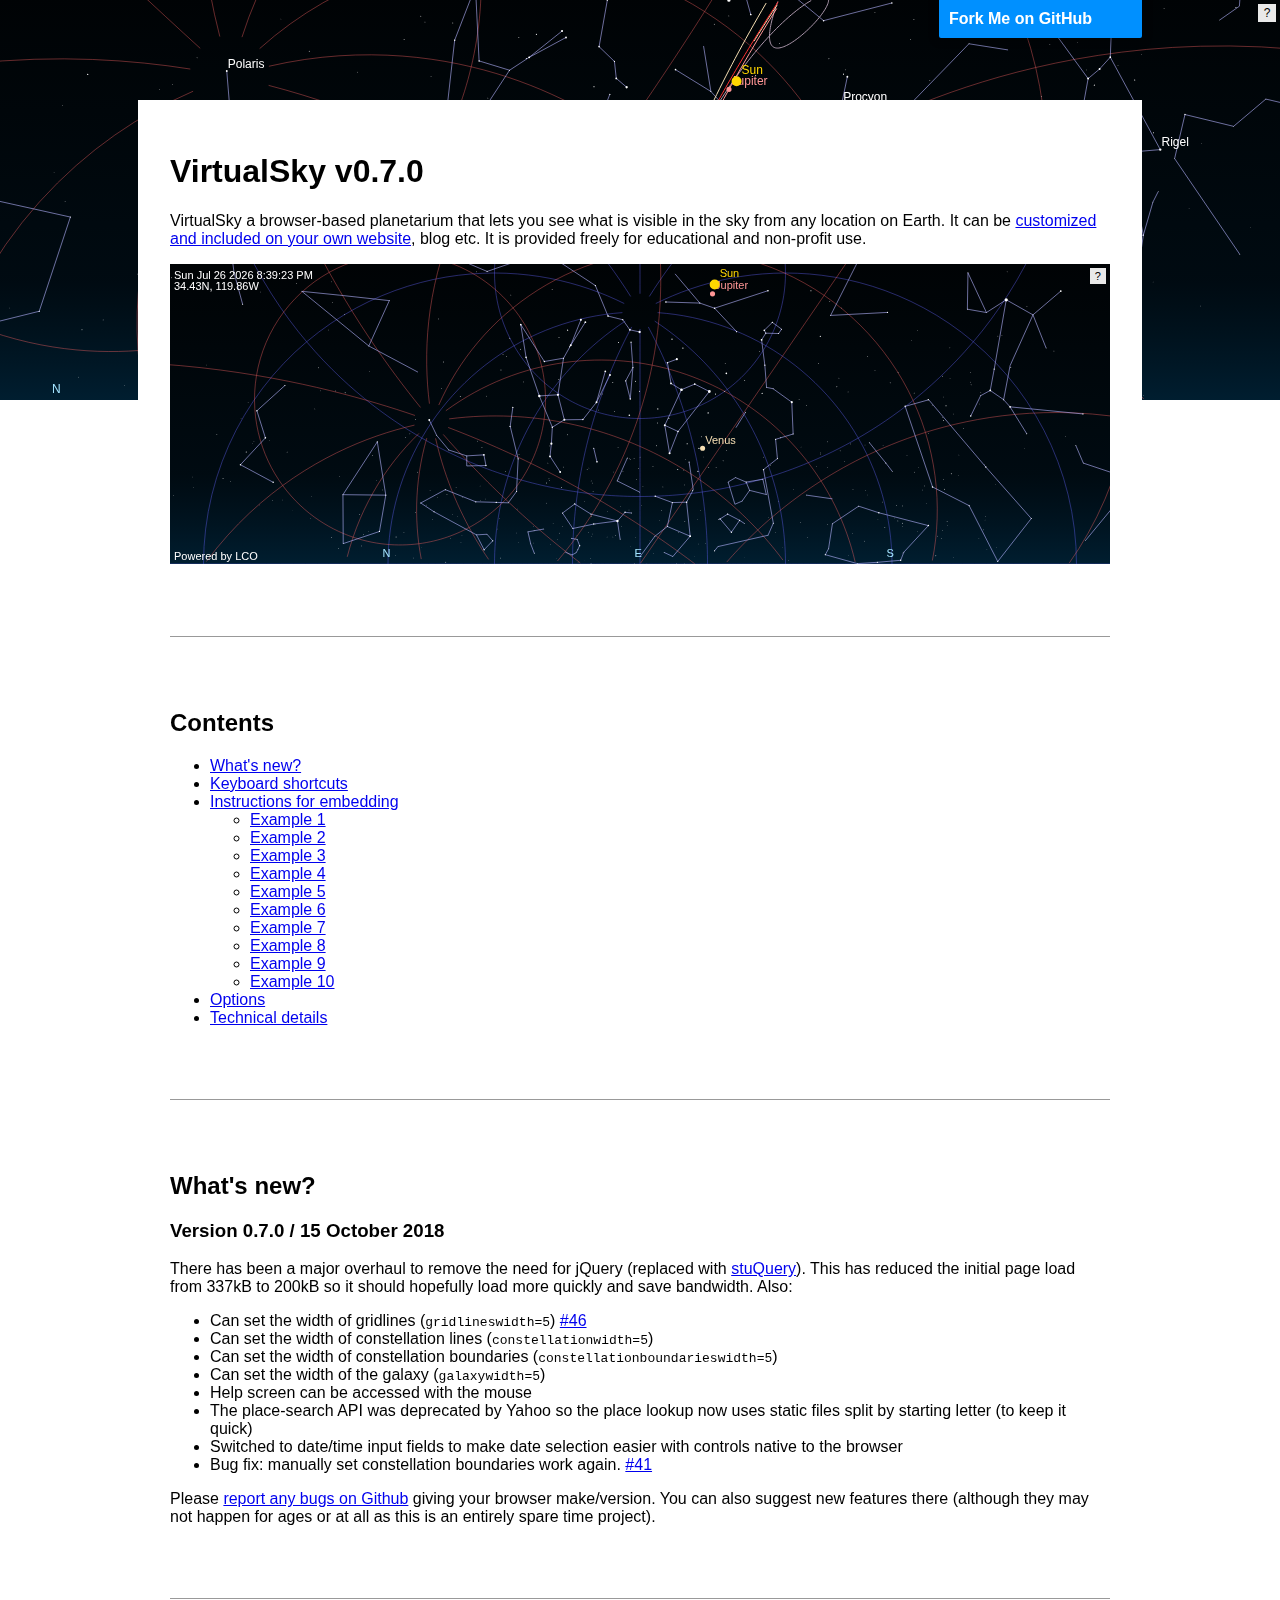
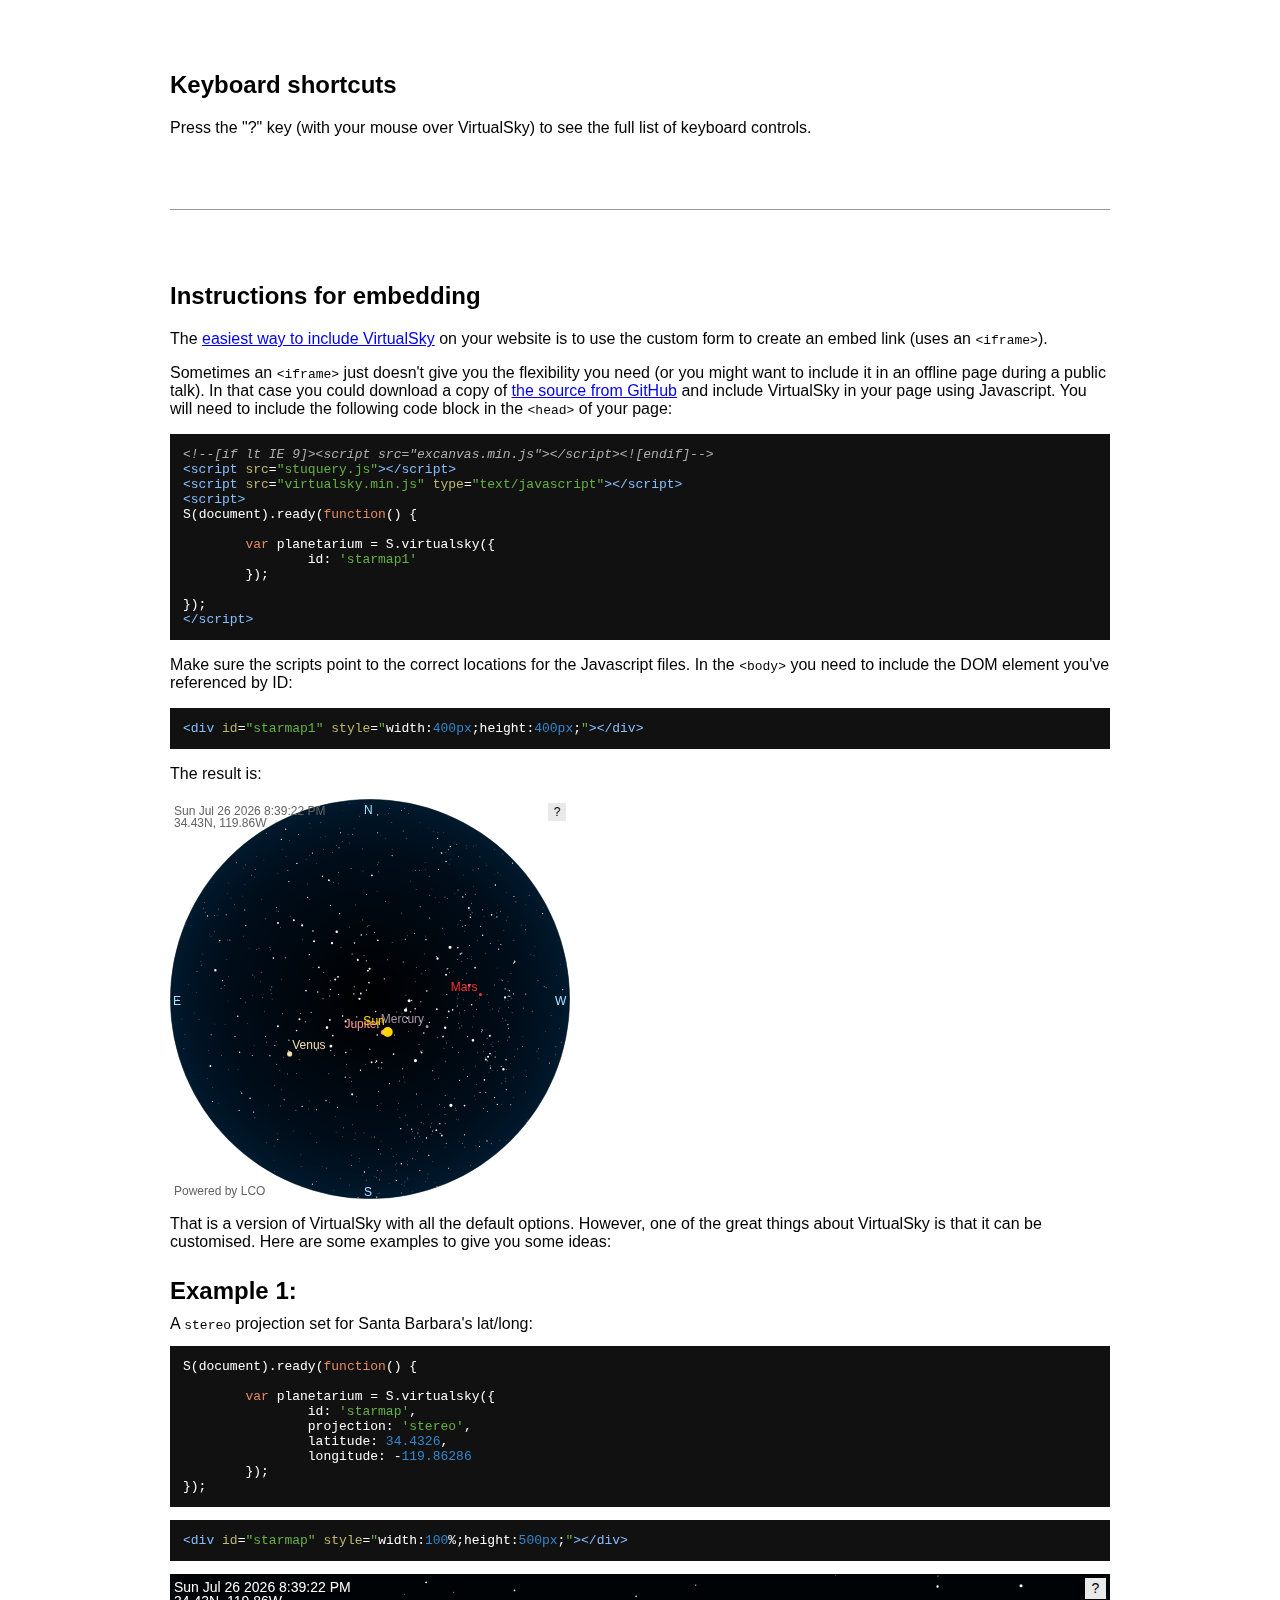
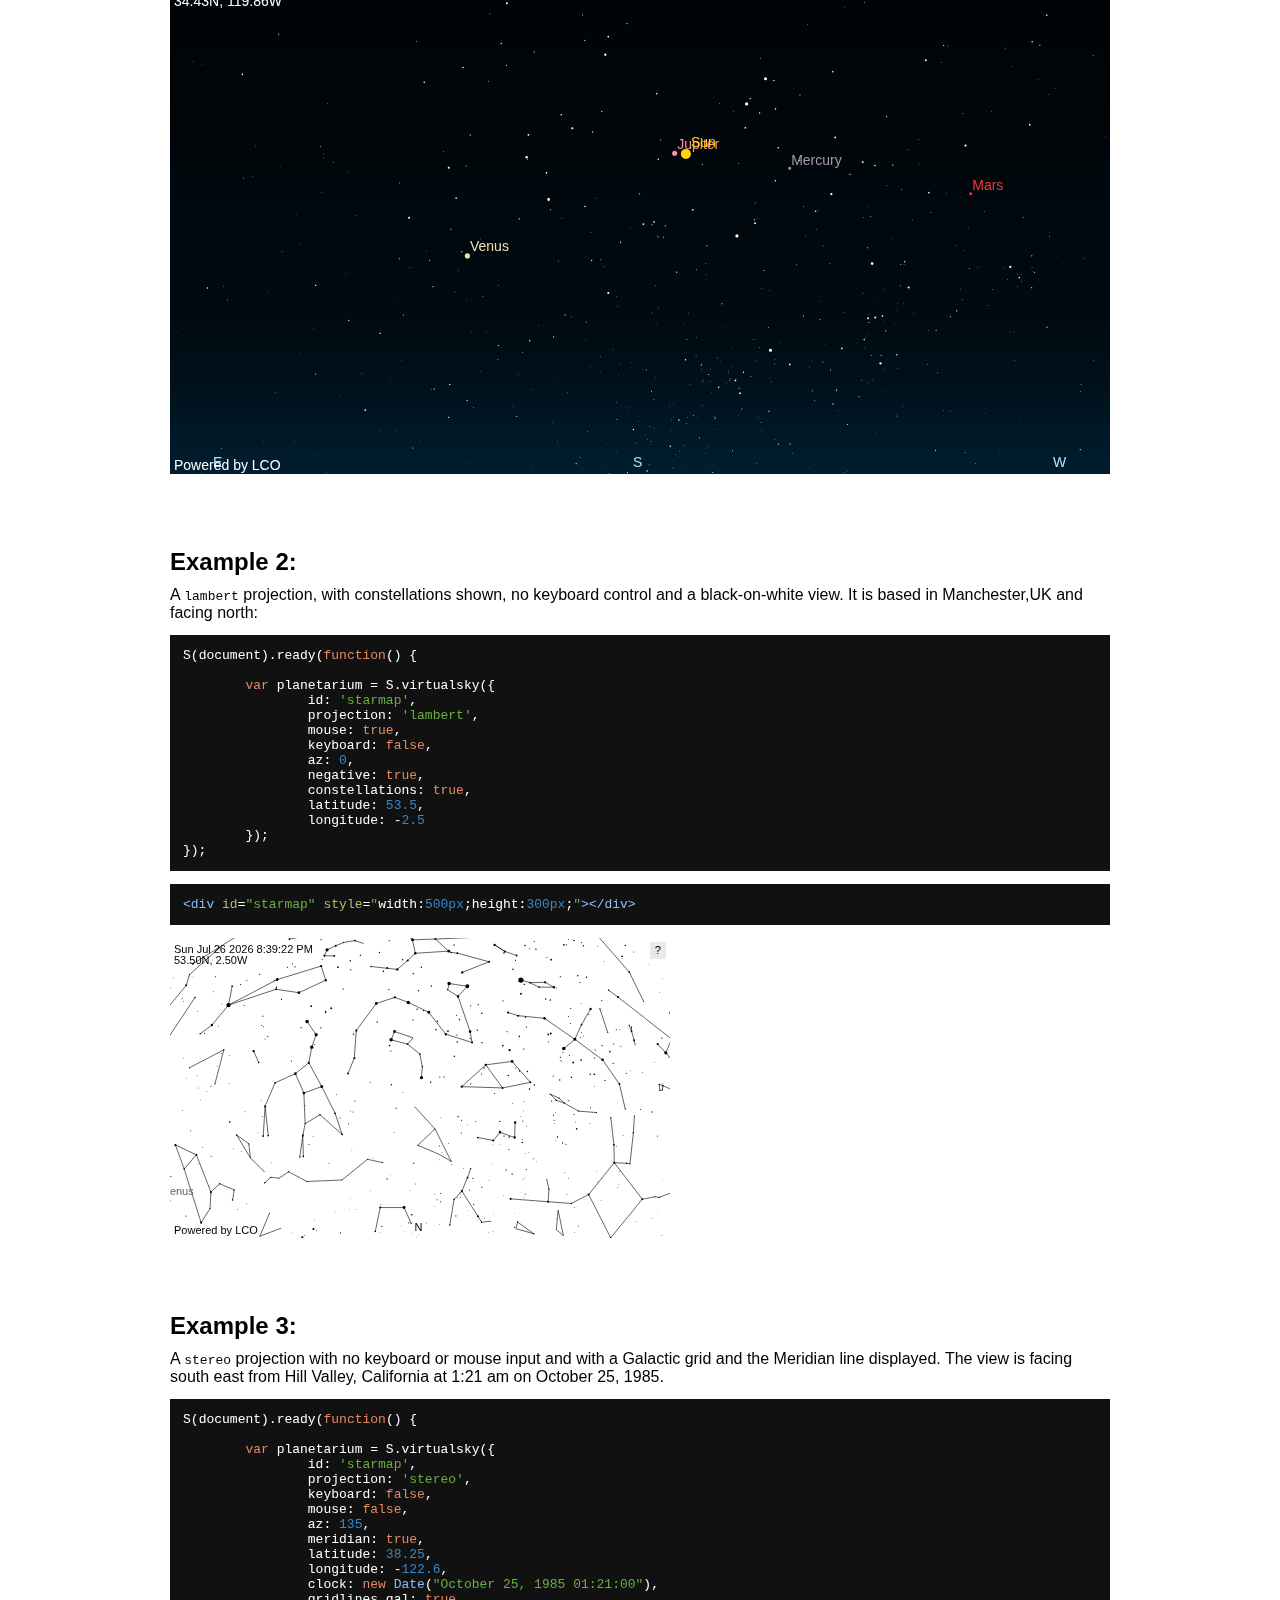
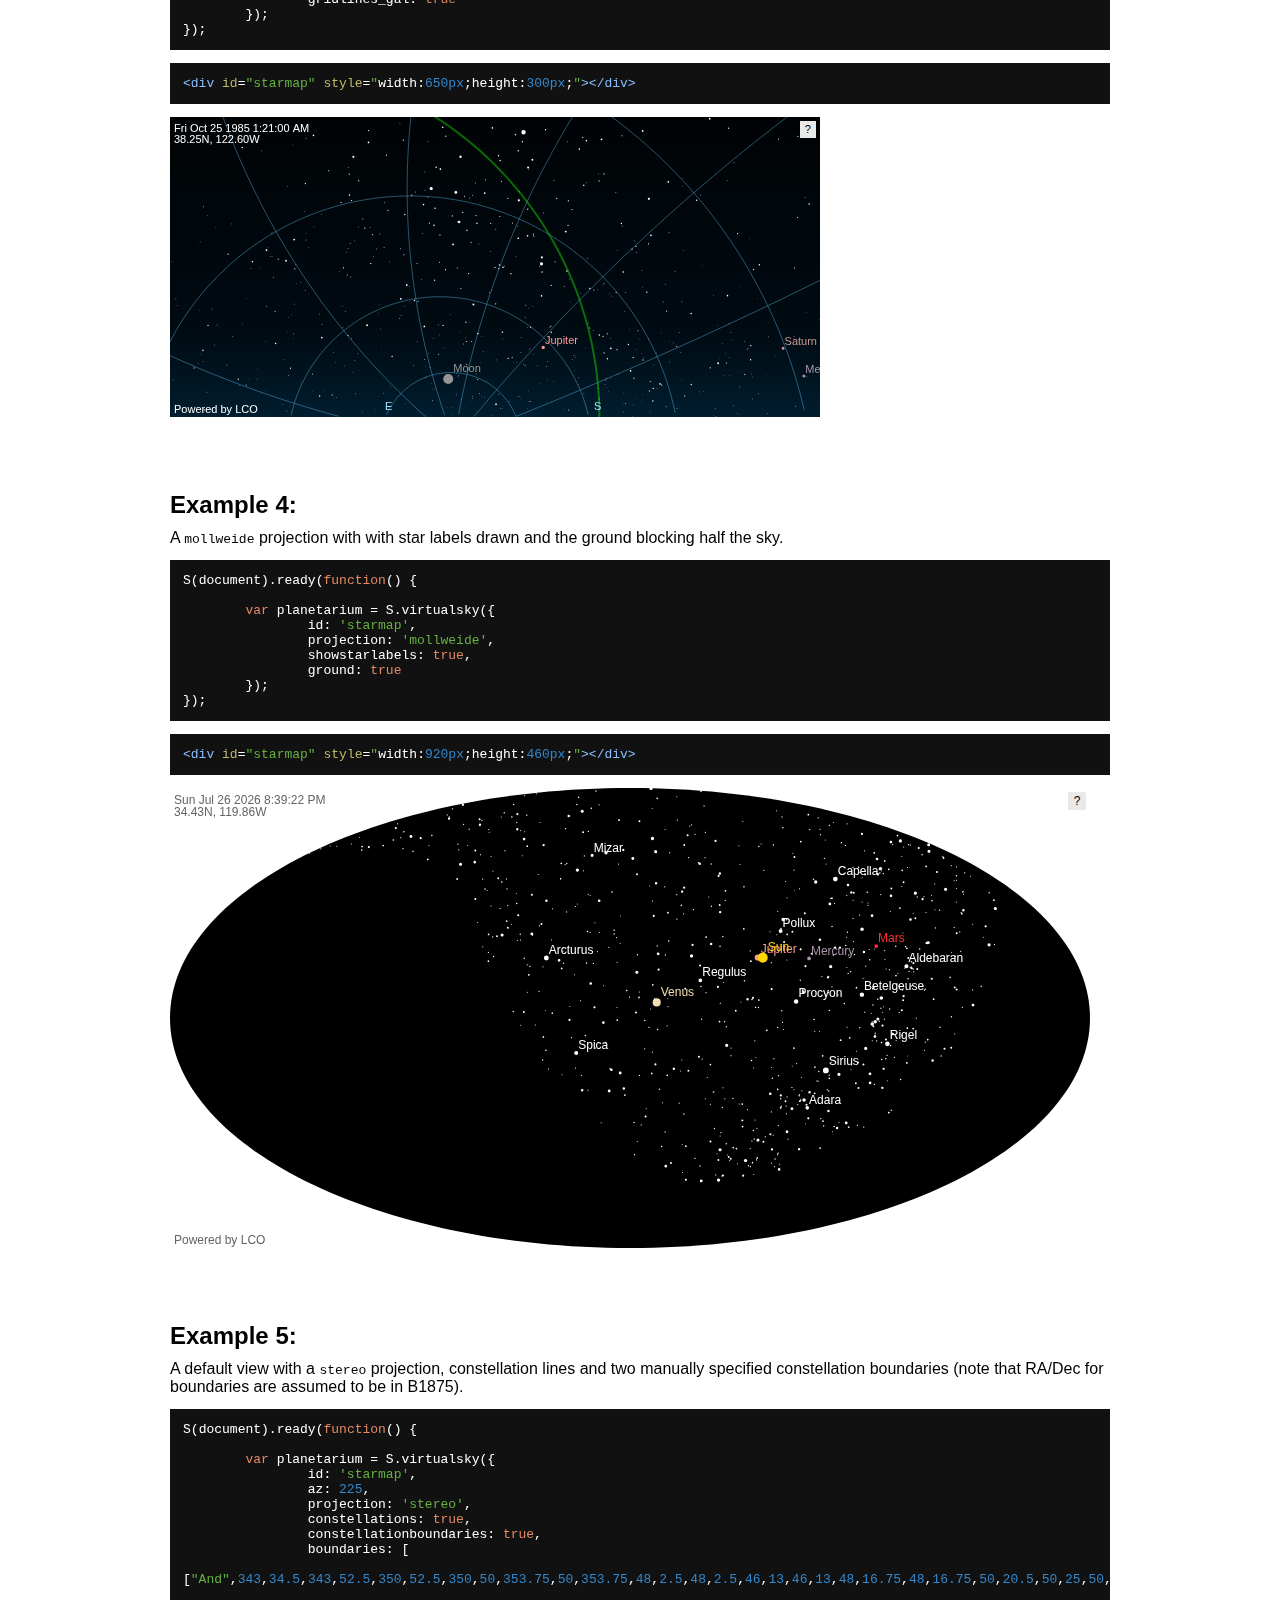
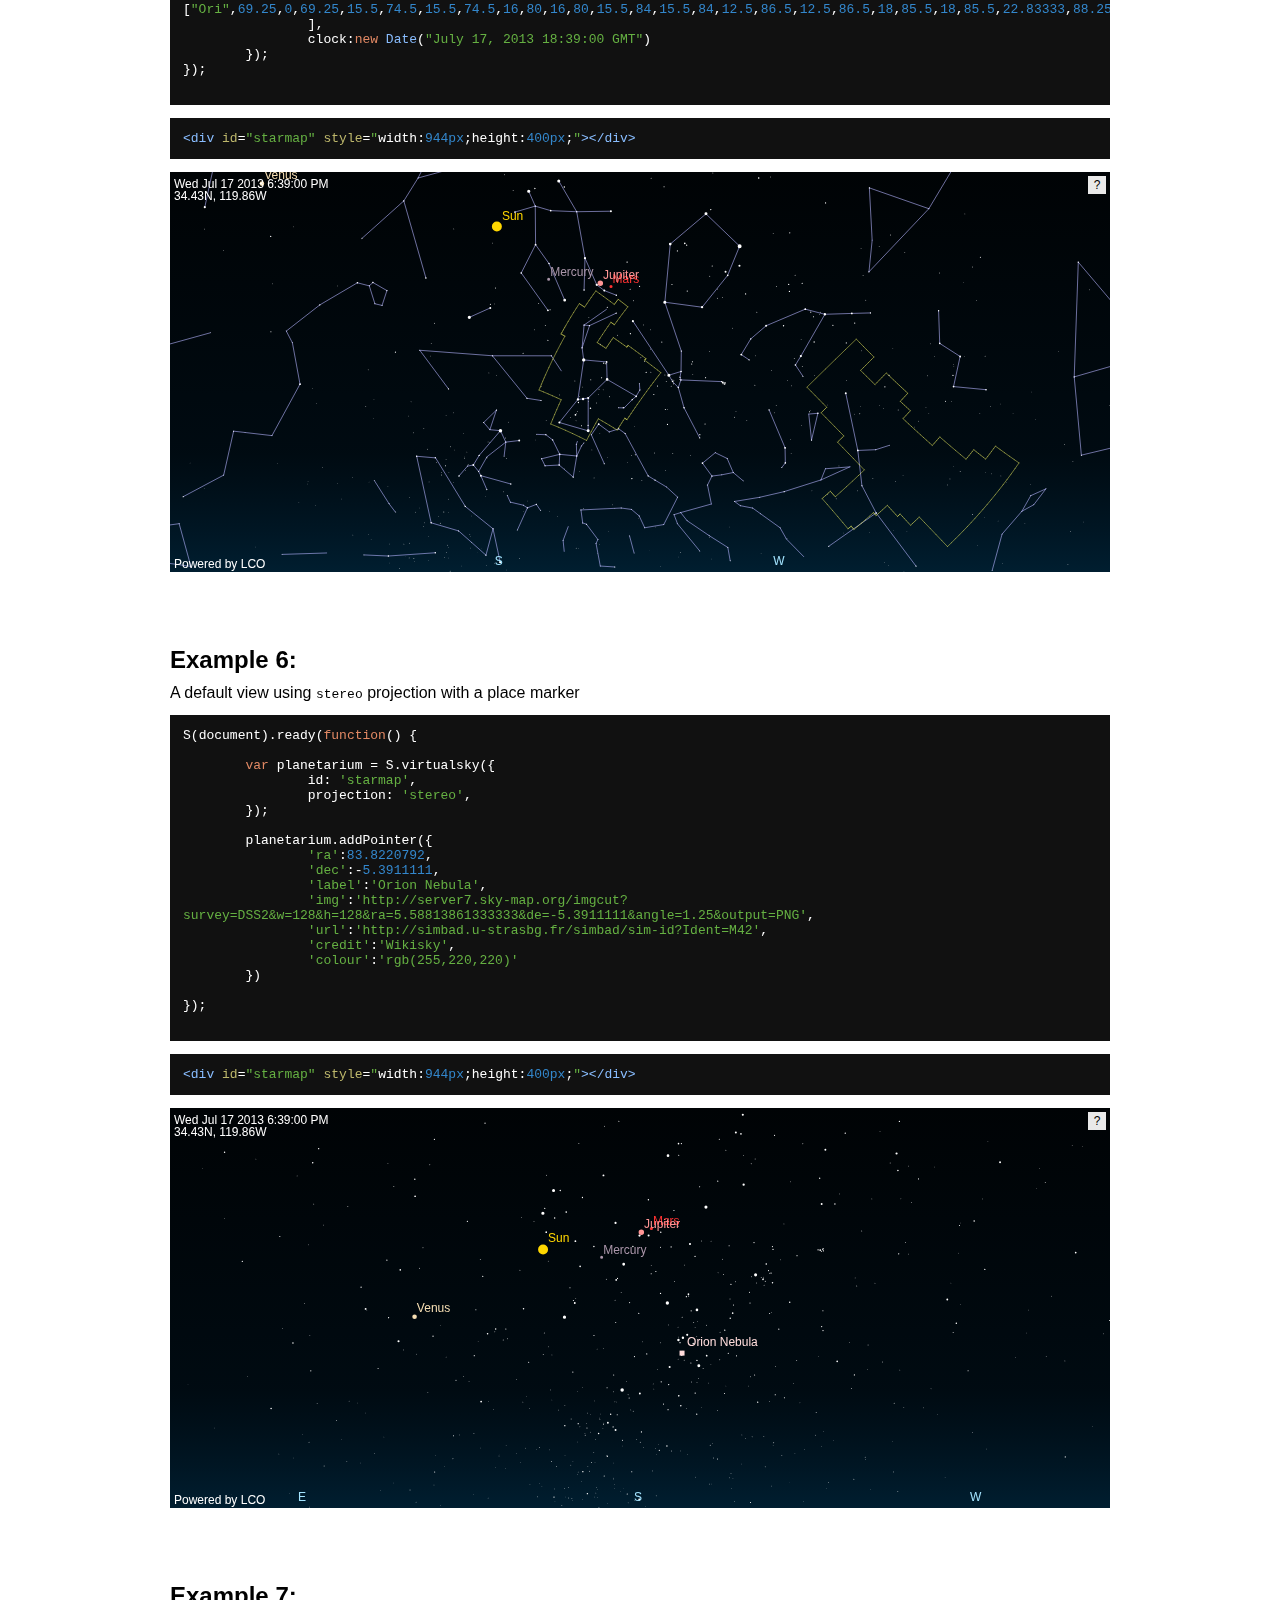
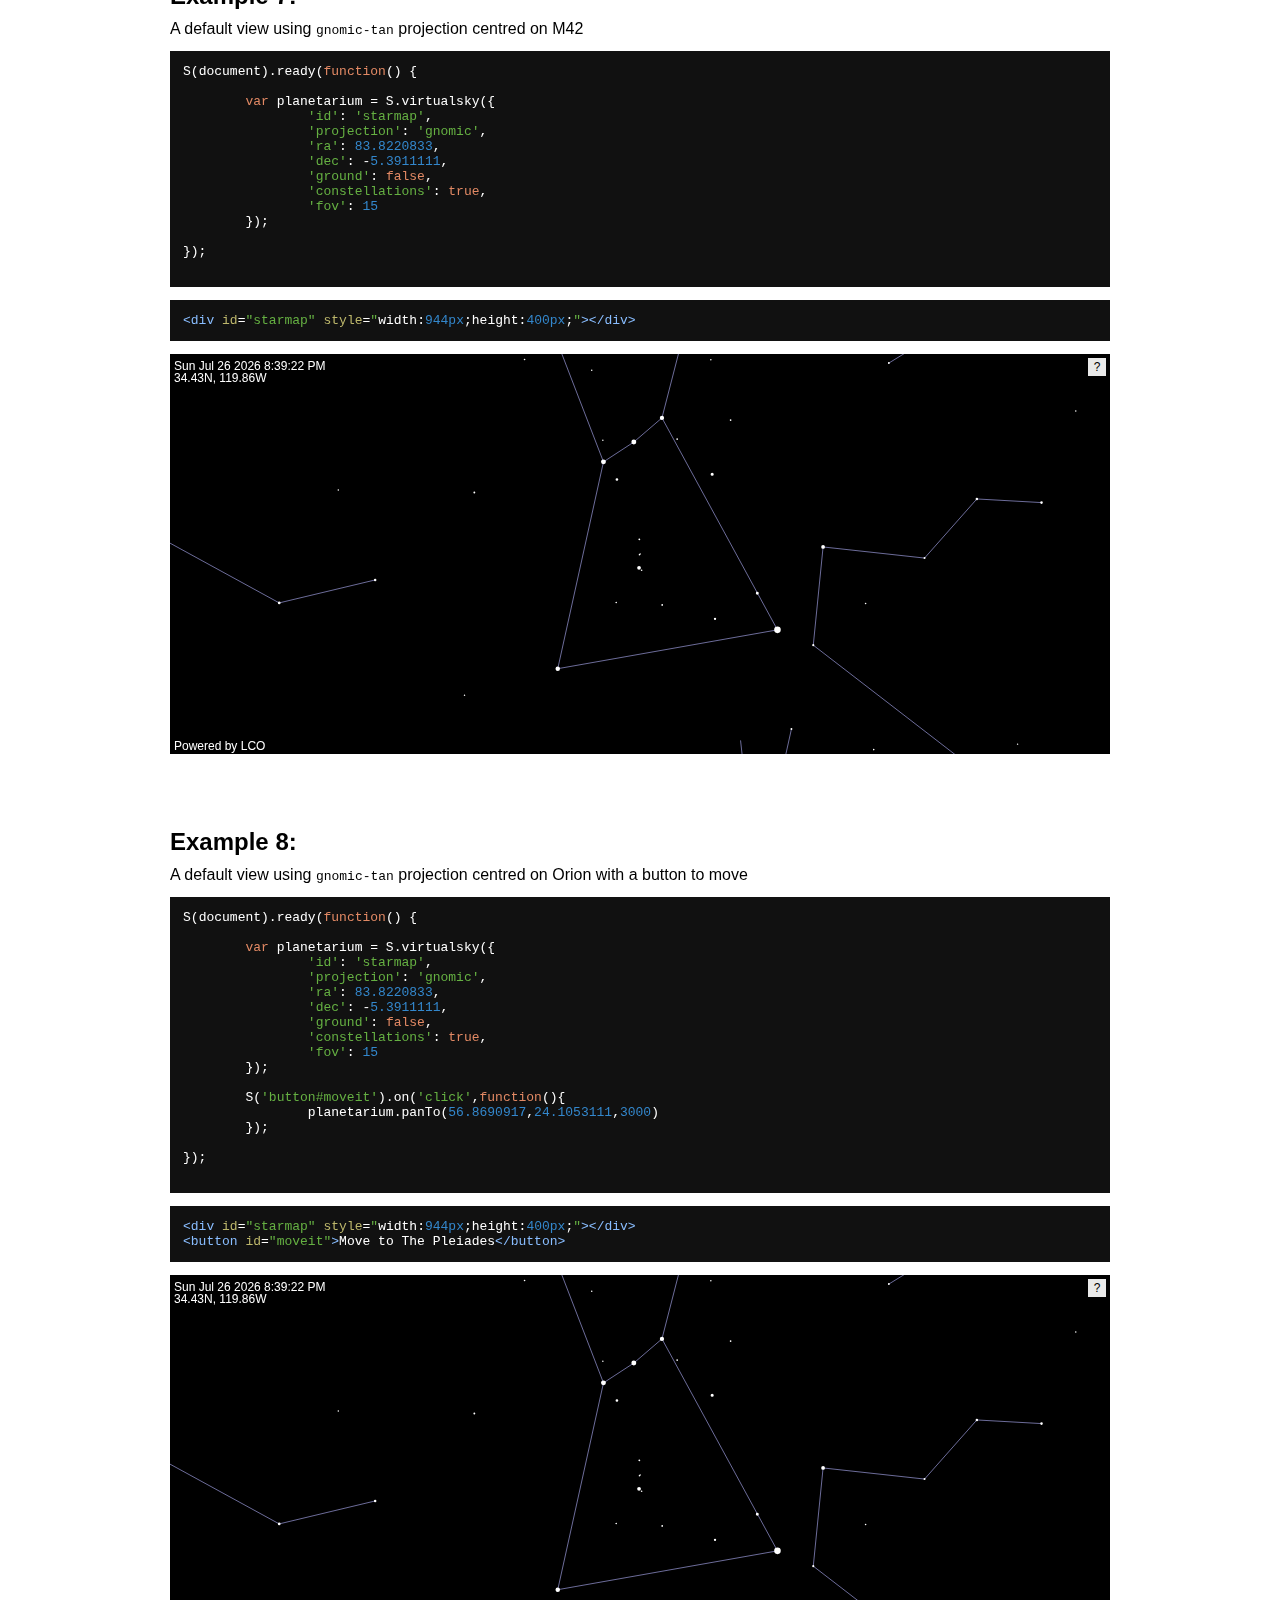
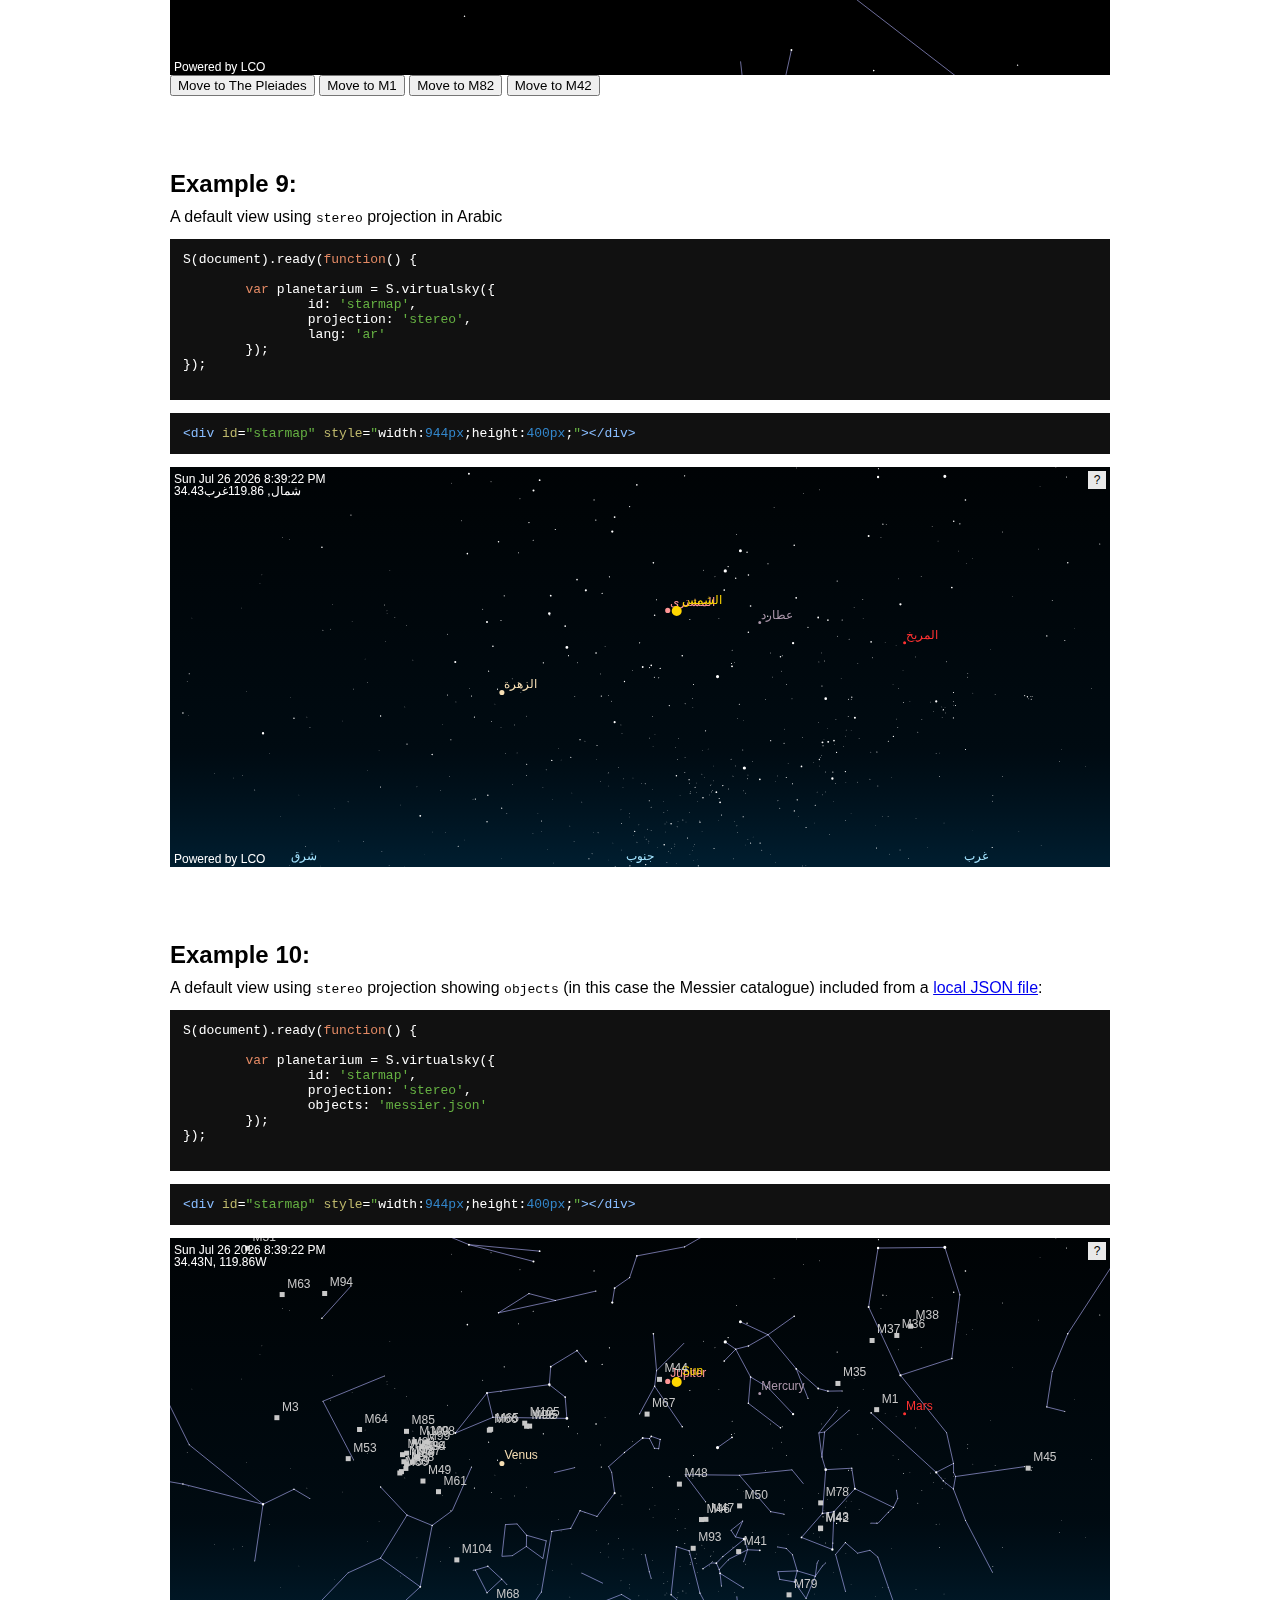
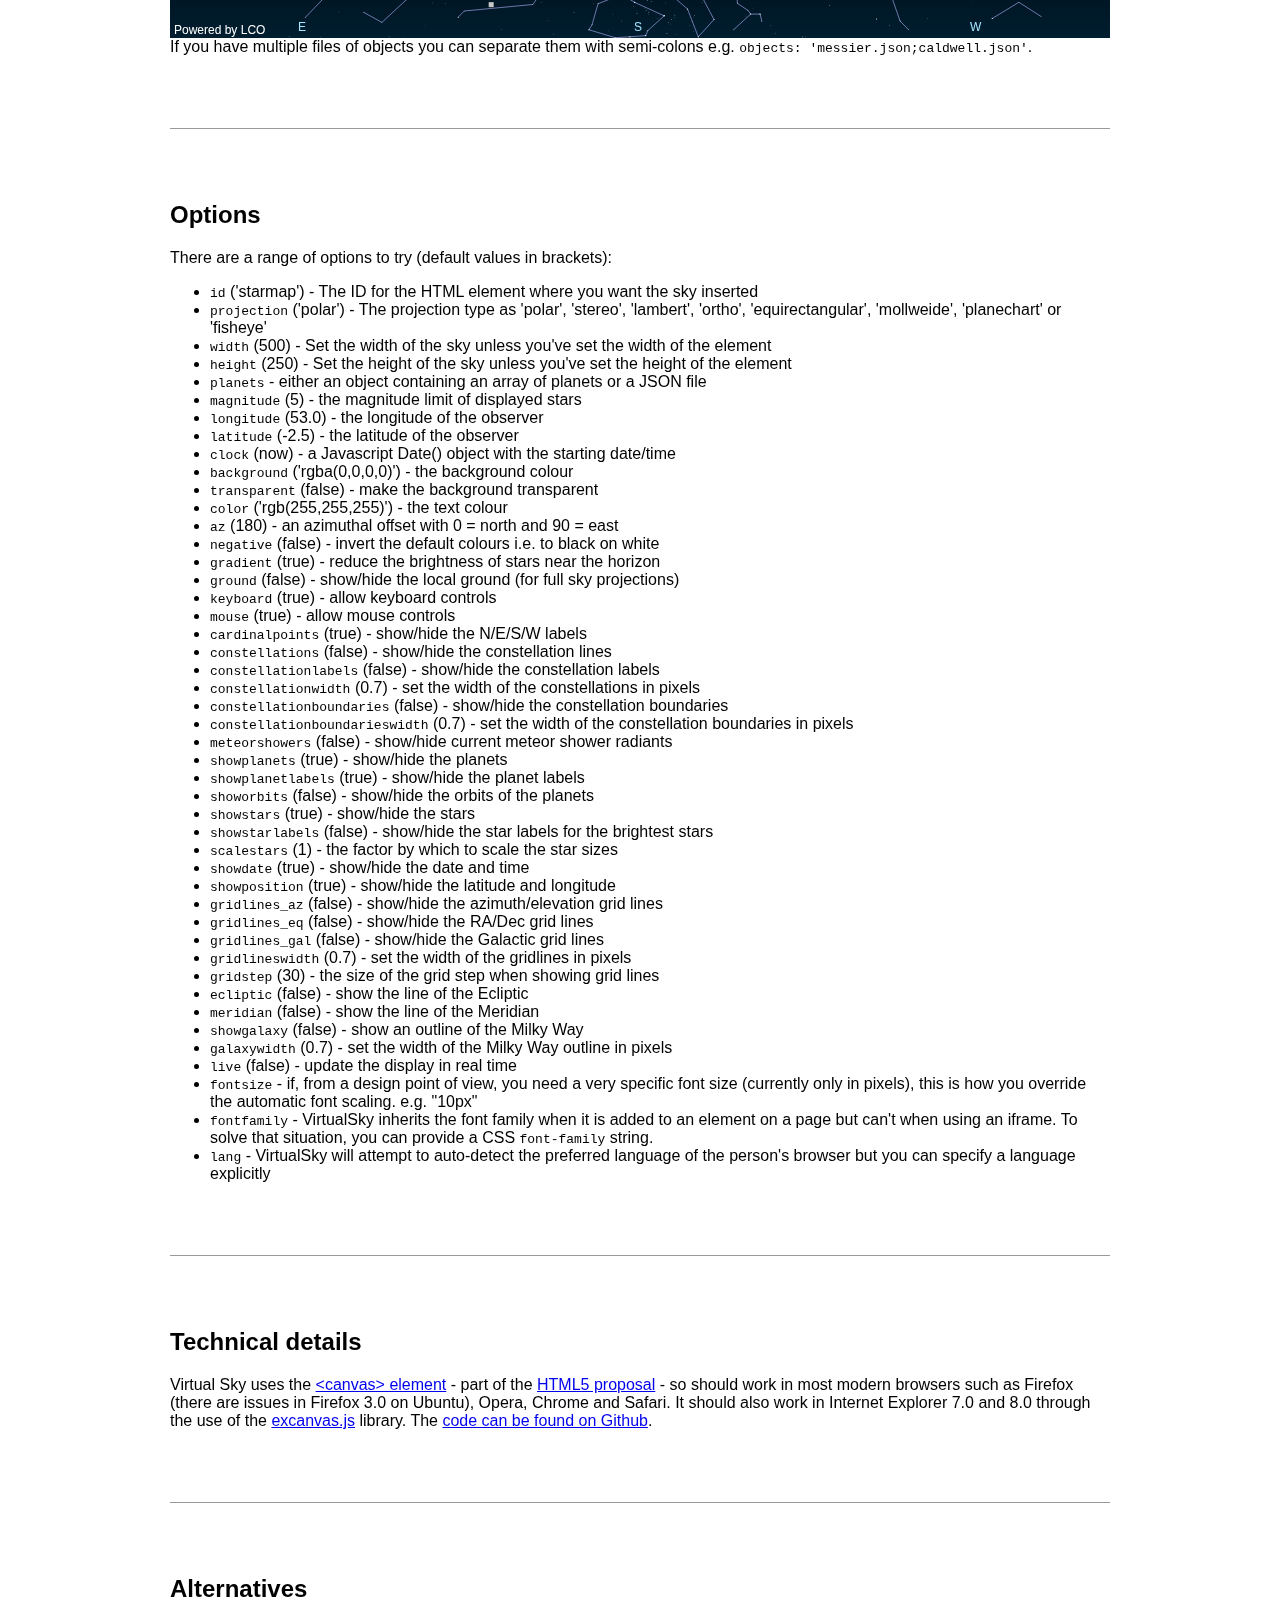
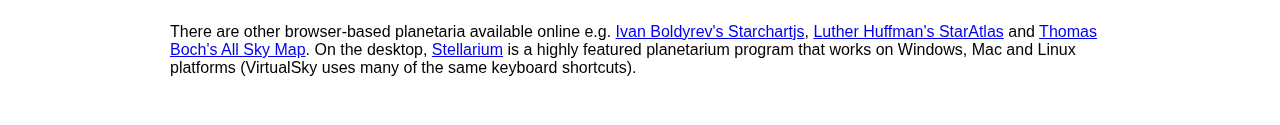
<file: vrtualSky/index.html>
<!DOCTYPE html>
<html>
<head>
	<meta charset="UTF-8">
	<title>VirtualSky</title>
	<!--
		VirtualSky <canvas> application
		(c) 2010 Stuart Lowe (Las Cumbras Observatory Global Telescope)
	-->
    <link rel="stylesheet" type="text/css" media="screen" href="extra/prettify.css">
	<style>
	body {
		font-family: 'Trebuchet MS',Tahoma,Helvetica,Verdana,sans-serif;
		color: black;
		margin: 0px;
		padding: 0px;
	}
	#bgholder {
		position: absolute; 
		left: 0px;
		right: 0px;
		top: 0px;
		height: 400px;
		width: 100%;
	}
	#bg { 
		width: 100%;
		height: 100%;
	}
	.content {
		max-width:940px;
		margin:auto;
		position: relative;
		padding: 2em;
		background-color: white;
		margin-top: 100px;
	}
	#forkme_banner {
		background: url("http://slowe.github.io/graph/images/blacktocat.png") no-repeat scroll 95% 50% #0090FF;
		border-bottom-left-radius: 2px;
		border-bottom-right-radius: 2px;
		box-shadow: 0 0 10px rgba(0, 0, 0, 0.5);
		color: #FFFFFF;
		display: block;
		font-weight: 700;
		padding: 10px 50px 10px 10px;
		position: absolute;
		right: 0px;
		top: -100px;
		z-index: 10;
		text-decoration: none;
	}
	ol {
		margin: 0px;
		padding: 0px;
		counter-reset: li; /* Initiate a counter */
		list-style: none; /* Remove default numbering */
		*list-style: decimal; /* Keep using default numbering for IE6/7 */
	}
	ol li.example:before{
		content: "Example " counter(li) ": ";
		counter-increment: li;
		font-size: 1.5em;
		line-height: 2em;
		text-align: left;
		font-weight: bold;
		display: block;
	}
	li.example { margin-bottom: 4em; }
	.planetarium { max-width: 100%; height: 0;}
	h2 { margin-top: 3em; padding-top: 3em; border-top: 1px solid #999; }
	</style>
	<!--[if lt IE 9]><script src="excanvas.min.js"></script><![endif]-->
	<script src="stuquery.js"></script>
	<script src="virtualsky.js" type="text/javascript"></script>
	<script src="extra/prettify.js" type="text/javascript"></script>
	<script>
	S(document).ready(function() {

		// Set up the prettification of code blocks
		prettyPrint();

		var vs = S.virtualsky({id:'starmap',projection:'stereo',gridlines_az:true,gridlines_eq:true,constellations:true,live:true,az:90});

		S('h1').append(' <span style="font-size: 1em;">v'+vs.version+'</span>');

		var planetariumbg = S.virtualsky({id:'bg',az:120,gridlines_eq:true,showorbits:true,showstarlabels:true,meteorshowers:true,constellations:true,projection:'stereo',credit:false,showdate:false,showposition:false});
		var planetarium = S.virtualsky({id:'starmap1'});
		var planetarium2 = S.virtualsky({id:'starmap2',projection:'stereo',az:225,constellations:true,constellationboundaries:true,boundaries:[
				["And",343,34.5,343,52.5,350,52.5,350,50,353.75,50,353.75,48,2.5,48,2.5,46,13,46,13,48,16.75,48,16.75,50,20.5,50,25,50,25,47,30.625,47,30.625,50.5,37.75,50.5,37.75,36.75,30,36.75,30,35,21.125,35,21.125,33,10.75,33,10.75,23.75,12.75,23.75,12.75,21,2.125,21,2.125,22,1,22,1,28,0,28,0,31.33333,356.25,31.33333,356.25,32.08333,352.5,32.08333,352.5,34.5,343,34.5],
				["Ori",69.25,0,69.25,15.5,74.5,15.5,74.5,16,80,16,80,15.5,84,15.5,84,12.5,86.5,12.5,86.5,18,85.5,18,85.5,22.83333,88.25,22.83333,88.25,21.5,93.25,21.5,93.25,17.5,94.625,17.5,94.625,12,94.625,10,93.625,10,93.625,0,93.625,-4,87.5,-4,87.5,-11,76.25,-11,76.25,-4,70,-4,70,0,69.25,0]
			],clock:new Date("July 17, 2013 18:39:00 GMT")
		});
		var planetarium3 = S.virtualsky({id:'starmap3', projection:'stereo', mouse:true, keyboard:true, latitude:34.4326, longitude:-119.86286});
		var planetarium4 = S.virtualsky({id:'starmap4', projection:'lambert', mouse:true, keyboard:false, az:0, negative:true, constellations:true, latitude:53.5, longitude:-2.5});
		var planetarium5 = S.virtualsky({id:'starmap5', projection:'stereo', keyboard:false, mouse:false, az:135, latitude:38.25, longitude:-122.6, meridian: true, clock:new Date("October 25, 1985 01:21:00"), gridlines_gal: true});
		var planetarium6 = S.virtualsky({id:'starmap6', projection:'mollweide', showstarlabels:true, az:180, ground:true});
		var planetarium7 = S.virtualsky({
			id: 'starmap7',
			projection: 'stereo',
			clock:new Date("July 17, 2013 18:39:00 GMT")
		});
	
		planetarium7.addPointer({
			'ra':83.8220792,
			'dec':-5.3911111,
			'label':'Orion Nebula',
			'img':'http://server7.sky-map.org/imgcut?survey=DSS2&w=128&h=128&ra=5.58813861333333&de=-5.3911111&angle=1.25&output=PNG',
			'url':'http://simbad.u-strasbg.fr/simbad/sim-id?Ident=M42',
			'credit':'Wikisky',
			colour:'rgb(255,220,220)'
		});

		var planetarium8 = S.virtualsky({
			id: 'starmap8',
			projection: 'gnomic',
			ra: 83.8220833,
			dec:-5.3911111,
			ground:false,
			constellations: true,
			fov: 15
		});

		var planetarium9 = S.virtualsky({
			id: 'starmap9',
			projection: 'gnomic',
			ra: 83.8220833,
			dec:-5.3911111,
			ground:false,
			constellations: true,
			fov: 15
		});

		S('button#pleiades').on('click',function(){
			planetarium9.panTo(56.8690917,24.1053111,3000)
		});
		S('button#M82').on('click',function(){
			planetarium9.panTo(148.9684583,69.6797028,3000)
		});
		S('button#M1').on('click',function(){
			planetarium9.panTo(83.6330833,22.0145000,3000)
		});
		S('button#M42').on('click',function(){
			planetarium9.panTo(83.8220833,-5.3911111,3000)
		});

		var planetarium10 = S.virtualsky({
			id: 'starmap10',
			projection: 'stereo',
			lang: 'ar'
		});

		var planetarium11 = S.virtualsky({
			id: 'starmap11',
			projection: 'stereo',
			constellations: true,
			objects: 'messier.json',
			fov: 15
		});


	});
	</script>
</head>

<body>

	<div id="bgholder"><div id="bg"></div></div>

	<div class="content">
		<a id="forkme_banner" href="https://github.com/slowe/VirtualSky">Fork Me on GitHub</a>
		<h1>VirtualSky</h1>

		<p>VirtualSky a browser-based planetarium that lets you see what is visible in the sky from any location on Earth. It can be <a href="http://lcogt.net/virtualsky/embed/custom.html">customized and included on your own website</a>, blog etc. It is provided freely for educational and non-profit use.</p>

		<div id="starmap" class="planetarium" style="width:100%;height:300px;"></div>

		<h2>Contents</h2>
		<ul>
			<li><a href="#new">What's new?</a></li>
			<li><a href="#keys">Keyboard shortcuts</a></li>
			<li><a href="#instructions">Instructions for embedding</a>
				<ul>
					<li><a href="#ex1">Example 1</a></li>
					<li><a href="#ex2">Example 2</a></li>
					<li><a href="#ex3">Example 3</a></li>
					<li><a href="#ex4">Example 4</a></li>
					<li><a href="#ex5">Example 5</a></li>
					<li><a href="#ex6">Example 6</a></li>
					<li><a href="#ex7">Example 7</a></li>
					<li><a href="#ex8">Example 8</a></li>
					<li><a href="#ex9">Example 9</a></li>
					<li><a href="#ex10">Example 10</a></li>
				</ul>
			</li>
			<li><a href="#options">Options</a>
			<li><a href="#tech">Technical details</a>
		</ul>

		<h2 id="new">What's new?</h2>
		<h3 id="0.7.0">Version 0.7.0 / 15 October 2018</h3>
		<p>There has been a major overhaul to remove the need for jQuery (replaced with <a href="http://slowe.github.io/stuquery/">stuQuery</a>). This has reduced the initial page load from 337kB to 200kB so it should hopefully load more quickly and save bandwidth. Also:</p>
		<ul>
			<li>Can set the width of gridlines (<code>gridlineswidth=5</code>) <a href="https://github.com/slowe/VirtualSky/issues/46">#46</a></li>
			<li>Can set the width of constellation lines (<code>constellationwidth=5</code>)</li>
			<li>Can set the width of constellation boundaries (<code>constellationboundarieswidth=5</code>)</li>
			<li>Can set the width of the galaxy (<code>galaxywidth=5</code>)</li>
			<li>Help screen can be accessed with the mouse</li>
			<li>The place-search API was deprecated by Yahoo so the place lookup now uses static files split by starting letter (to keep it quick)</li>
			<li>Switched to date/time input fields to make date selection easier with controls native to the browser</li>
			<li>Bug fix: manually set constellation boundaries work again. <a href="https://github.com/slowe/VirtualSky/issues/41">#41</a></li>
		</ul>
		<p>Please <a href="https://github.com/slowe/VirtualSky/issues">report any bugs on Github</a> giving your browser make/version. You can also suggest new features there (although they may not happen for ages or at all as this is an entirely spare time project).</p>
		

		<h2 id="keys">Keyboard shortcuts</h2>
		<p>Press the "?" key (with your mouse over VirtualSky) to see the full list of keyboard controls.</p>
		
		<h2 id="instructions">Instructions for embedding</h2>
		<p>The <a href="http://lcogt.net/virtualsky/embed/custom.html">easiest way to include VirtualSky</a> on your website is to use the custom form to create an embed link (uses an <code>&lt;iframe&gt;</code>).</p>
		<p>Sometimes an <code>&lt;iframe&gt;</code> just doesn't give you the flexibility you need (or you might want to include it in an offline page during a public talk). In that case you could download a copy of <a href="https://github.com/slowe/VirtualSky">the source from GitHub</a> and include VirtualSky in your page using Javascript. You will need to include the following code block in the <code>&lt;head&gt;</code> of your page:</p>
		
		<pre class="prettyprint lang-html lang-js">
&lt;!--[if lt IE 9]&gt;&lt;script src="excanvas.min.js"&gt;&lt;/script&gt;&lt;![endif]--&gt;
&lt;script src="stuquery.js"&gt;&lt;/script&gt;
&lt;script src="virtualsky.min.js" type="text/javascript"&gt;&lt;/script&gt;
&lt;script&gt;
S(document).ready(function() {

	var planetarium = S.virtualsky({
		id: 'starmap1'
	});

});
&lt;/script&gt;
</pre>
<p>Make sure the scripts point to the correct locations for the Javascript files. In the <code>&lt;body&gt;</code> you need to include the DOM element you've referenced by ID:</p>
<pre class="prettyprint lang-html">
&lt;div id="starmap1" style="width:400px;height:400px;"&gt;&lt;/div&gt;
</pre>

		<p>The result is:</p>
		<div id="starmap1" class="planetarium" style="width:400px;height:400px;"></div>

		<p>That is a version of VirtualSky with all the default options. However, one of the great things about VirtualSky is that it can be customised. Here are some examples to give you some ideas:</p>
		<ol>
			<li class="example" id="ex1">A <code>stereo</code> projection set for Santa Barbara's lat/long:
				<pre class="prettyprint lang-js">
S(document).ready(function() {

	var planetarium = S.virtualsky({
		id: 'starmap',
		projection: 'stereo', 
		latitude: 34.4326, 
		longitude: -119.86286
	});
});</pre>
<pre class="prettyprint lang-html">
&lt;div id="starmap" style="width:100%;height:500px;"&gt;&lt;/div&gt;
</pre>
				<div id="starmap3" class="planetarium" style="width:100%;height:500px;"></div>
			</li>
			<li class="example" id="ex2">A <code>lambert</code> projection, with constellations shown, no keyboard control and a black-on-white view. It is based in Manchester,UK and facing north:
		
				<pre class="prettyprint lang-js">
S(document).ready(function() {

	var planetarium = S.virtualsky({
		id: 'starmap', 
		projection: 'lambert', 
		mouse: true,
		keyboard: false, 
		az: 0, 
		negative: true, 
		constellations: true, 
		latitude: 53.5,
		longitude: -2.5
	});
});</pre>
<pre class="prettyprint lang-html">
&lt;div id="starmap" style="width:500px;height:300px;"&gt;&lt;/div&gt;
</pre>
				<div id="starmap4" class="planetarium" style="width:500px;height:300px;"></div>
			</li>
			<li class="example" id="ex3">A <code>stereo</code> projection with no keyboard or mouse input and with a Galactic grid and the Meridian line displayed. The view is facing south east from Hill Valley, California at 1:21 am on October 25, 1985.
				<pre class="prettyprint lang-js">
S(document).ready(function() {

	var planetarium = S.virtualsky({
		id: 'starmap',
		projection: 'stereo',
		keyboard: false, 
		mouse: false, 
		az: 135,
		meridian: true,
		latitude: 38.25, 
		longitude: -122.6, 
		clock: new Date("October 25, 1985 01:21:00"),
		gridlines_gal: true
	});
});</pre>
<pre class="prettyprint lang-html">
&lt;div id="starmap" style="width:650px;height:300px;"&gt;&lt;/div&gt;
</pre>
				<div id="starmap5" class="planetarium" style="width:650px;height:300px;"></div>
			</li>
			<li class="example" id="ex4">A <code>mollweide</code> projection with with star labels drawn and the ground blocking half the sky.
				<pre class="prettyprint lang-js">
S(document).ready(function() {

	var planetarium = S.virtualsky({
		id: 'starmap',
		projection: 'mollweide',
		showstarlabels: true,
		ground: true
	});
});</pre>
<pre class="prettyprint lang-html">
&lt;div id="starmap" style="width:920px;height:460px;"&gt;&lt;/div&gt;
</pre>
				<div id="starmap6" class="planetarium" style="width:920px;height:460px;"></div>
			</li>
			<li class="example" id="ex5">A default view with a <code>stereo</code> projection, constellation lines and two manually specified constellation boundaries (note that RA/Dec for boundaries are assumed to be in B1875).
				<pre class="prettyprint lang-js">
S(document).ready(function() {

	var planetarium = S.virtualsky({
		id: 'starmap',
		az: 225,
		projection: 'stereo',
		constellations: true,
		constellationboundaries: true,
		boundaries: [
			["And",343,34.5,343,52.5,350,52.5,350,50,353.75,50,353.75,48,2.5,48,2.5,46,13,46,13,48,16.75,48,16.75,50,20.5,50,25,50,25,47,30.625,47,30.625,50.5,37.75,50.5,37.75,36.75,30,36.75,30,35,21.125,35,21.125,33,10.75,33,10.75,23.75,12.75,23.75,12.75,21,2.125,21,2.125,22,1,22,1,28,0,28,0,31.33333,356.25,31.33333,356.25,32.08333,352.5,32.08333,352.5,34.5,343,34.5],
			["Ori",69.25,0,69.25,15.5,74.5,15.5,74.5,16,80,16,80,15.5,84,15.5,84,12.5,86.5,12.5,86.5,18,85.5,18,85.5,22.83333,88.25,22.83333,88.25,21.5,93.25,21.5,93.25,17.5,94.625,17.5,94.625,12,94.625,10,93.625,10,93.625,0,93.625,-4,87.5,-4,87.5,-11,76.25,-11,76.25,-4,70,-4,70,0,69.25,0]
		],
		clock:new Date("July 17, 2013 18:39:00 GMT")
	});
});
			</pre>
<pre class="prettyprint lang-html">
&lt;div id="starmap" style="width:944px;height:400px;"&gt;&lt;/div&gt;
</pre>
			<div id="starmap2" class="planetarium" style="width:944x;height:400px;"></div>
			</li>
			<li class="example" id="ex6">A default view using <code>stereo</code> projection with a place marker
				<pre class="prettyprint lang-js">
S(document).ready(function() {

	var planetarium = S.virtualsky({
		id: 'starmap',
		projection: 'stereo',
	});

	planetarium.addPointer({
		'ra':83.8220792,
		'dec':-5.3911111,
		'label':'Orion Nebula',
		'img':'http://server7.sky-map.org/imgcut?survey=DSS2&w=128&h=128&ra=5.58813861333333&de=-5.3911111&angle=1.25&output=PNG',
		'url':'http://simbad.u-strasbg.fr/simbad/sim-id?Ident=M42',
		'credit':'Wikisky',
		'colour':'rgb(255,220,220)'
	})

});
			</pre>
<pre class="prettyprint lang-html">
&lt;div id="starmap" style="width:944px;height:400px;"&gt;&lt;/div&gt;
</pre>
			<div id="starmap7" class="planetarium" style="width:944x;height:400px;"></div>
			</li>

			<li class="example" id="ex7">A default view using <code>gnomic-tan</code> projection centred on M42
				<pre class="prettyprint lang-js">
S(document).ready(function() {

	var planetarium = S.virtualsky({
		'id': 'starmap',
		'projection': 'gnomic',
		'ra': 83.8220833,
		'dec': -5.3911111,
		'ground': false,
		'constellations': true,
		'fov': 15
	});

});
			</pre>
<pre class="prettyprint lang-html">
&lt;div id="starmap" style="width:944px;height:400px;"&gt;&lt;/div&gt;
</pre>
			<div id="starmap8" class="planetarium" style="width:944x;height:400px;"></div>
			</li>

			<li class="example" id="ex8">A default view using <code>gnomic-tan</code> projection centred on Orion with a button to move
				<pre class="prettyprint lang-js">
S(document).ready(function() {

	var planetarium = S.virtualsky({
		'id': 'starmap',
		'projection': 'gnomic',
		'ra': 83.8220833,
		'dec': -5.3911111,
		'ground': false,
		'constellations': true,
		'fov': 15
	});
	
	S('button#moveit').on('click',function(){
		planetarium.panTo(56.8690917,24.1053111,3000)
	});

});
			</pre>
<pre class="prettyprint lang-html">
&lt;div id="starmap" style="width:944px;height:400px;"&gt;&lt;/div&gt;
&lt;button id="moveit"&gt;Move to The Pleiades&lt;/button&gt;
</pre>
			<div id="starmap9" class="planetarium" style="width:944x;height:400px;"></div>
			<button id="pleiades">Move to The Pleiades</button>
			<button id="M1">Move to M1</button>
			<button id="M82">Move to M82</button>
			<button id="M42">Move to M42</button>
			</li>

			<li class="example" id="ex9">A default view using <code>stereo</code> projection in Arabic
				<pre class="prettyprint lang-js">
S(document).ready(function() {

	var planetarium = S.virtualsky({
		id: 'starmap',
		projection: 'stereo',
		lang: 'ar'
	});
});
			</pre>
<pre class="prettyprint lang-html">
&lt;div id="starmap" style="width:944px;height:400px;"&gt;&lt;/div&gt;
</pre>
			<div id="starmap10" class="planetarium" style="width:944x;height:400px;"></div>
			</li>

			<li class="example" id="ex10">A default view using <code>stereo</code> projection showing <code>objects</code> (in this case the Messier catalogue) included from a <a href="messier.json">local JSON file</a>:
				<pre class="prettyprint lang-js">
S(document).ready(function() {

	var planetarium = S.virtualsky({
		id: 'starmap',
		projection: 'stereo',
		objects: 'messier.json'
	});
});
			</pre>
<pre class="prettyprint lang-html">
&lt;div id="starmap" style="width:944px;height:400px;"&gt;&lt;/div&gt;
</pre>
			<div id="starmap11" class="planetarium" style="width:944x;height:400px;"></div>
			If you have multiple files of objects you can separate them with semi-colons e.g. <code>objects: 'messier.json;caldwell.json'</code>.
			</li>


		</ol>

		<h2 id="options">Options</h2>
		<p>There are a range of options to try (default values in brackets):</p>
		<ul>
			<li><code>id</code> ('starmap') - The ID for the HTML element where you want the sky inserted</li>
			<li><code>projection</code> ('polar') - The projection type as 'polar', 'stereo', 'lambert', 'ortho', 'equirectangular', 'mollweide', 'planechart' or 'fisheye'</li>
			<li><code>width</code> (500) - Set the width of the sky unless you've set the width of the element</li>
			<li><code>height</code> (250) - Set the height of the sky unless you've set the height of the element</li>
			<li><code>planets</code> - either an object containing an array of planets or a JSON file</li>
			<li><code>magnitude</code> (5) - the magnitude limit of displayed stars</li>
			<li><code>longitude</code> (53.0) - the longitude of the observer</li>
			<li><code>latitude</code> (-2.5) - the latitude of the observer</li>
			<li><code>clock</code> (now) - a Javascript Date() object with the starting date/time</li>
			<li><code>background</code> ('rgba(0,0,0,0)') - the background colour</li>
			<li><code>transparent</code> (false) - make the background transparent</li>
			<li><code>color</code> ('rgb(255,255,255)') - the text colour</li>
			<li><code>az</code> (180) - an azimuthal offset with 0 = north and 90 = east</li>
			<li><code>negative</code> (false) - invert the default colours i.e. to black on white</li>
			<li><code>gradient</code> (true) - reduce the brightness of stars near the horizon</li>
			<li><code>ground</code> (false) - show/hide the local ground (for full sky projections)</li>
			<li><code>keyboard</code> (true) - allow keyboard controls</li>
			<li><code>mouse</code> (true) - allow mouse controls</li>
			<li><code>cardinalpoints</code> (true) - show/hide the N/E/S/W labels</li>
			<li><code>constellations</code> (false) - show/hide the constellation lines</li>
			<li><code>constellationlabels</code> (false) - show/hide the constellation labels</li>
			<li><code>constellationwidth</code> (0.7) - set the width of the constellations in pixels</li>
			<li><code>constellationboundaries</code> (false) - show/hide the constellation boundaries</li>
			<li><code>constellationboundarieswidth</code> (0.7) - set the width of the constellation boundaries in pixels</li>
			<li><code>meteorshowers</code> (false) - show/hide current meteor shower radiants</li>
			<li><code>showplanets</code> (true) - show/hide the planets</li>
			<li><code>showplanetlabels</code> (true) - show/hide the planet labels</li>
			<li><code>showorbits</code> (false) - show/hide the orbits of the planets</li>
			<li><code>showstars</code> (true) - show/hide the stars</li>
			<li><code>showstarlabels</code> (false) - show/hide the star labels for the brightest stars</li>
			<li><code>scalestars</code> (1) - the factor by which to scale the star sizes</li>
			<li><code>showdate</code> (true) - show/hide the date and time</li>
			<li><code>showposition</code> (true) - show/hide the latitude and longitude</li>
			<li><code>gridlines_az</code> (false) - show/hide the azimuth/elevation grid lines</li>
			<li><code>gridlines_eq</code> (false) - show/hide the RA/Dec grid lines</li>
			<li><code>gridlines_gal</code> (false) - show/hide the Galactic grid lines</li>
			<li><code>gridlineswidth</code> (0.7) - set the width of the gridlines in pixels</li>
			<li><code>gridstep</code> (30) - the size of the grid step when showing grid lines</li>
			<li><code>ecliptic</code> (false) - show the line of the Ecliptic</li>
			<li><code>meridian</code> (false) - show the line of the Meridian</li>
			<li><code>showgalaxy</code> (false) - show an outline of the Milky Way</li>
			<li><code>galaxywidth</code> (0.7) - set the width of the Milky Way outline in pixels</li>
			<li><code>live</code> (false) - update the display in real time</li>
			<li><code>fontsize</code> - if, from a design point of view, you need a very specific font size (currently only in pixels), this is how you override the automatic font scaling. e.g. "10px"</li>
			<li><code>fontfamily</code> - VirtualSky inherits the font family when it is added to an element on a page but can't when using an iframe. To solve that situation, you can provide a CSS <code>font-family</code> string.</li>
			<li><code>lang</code> - VirtualSky will attempt to auto-detect the preferred language of the person's browser but you can specify a language explicitly</li>
		</ul>
		
		<h2 id="tech">Technical details</h2>
		<p>Virtual Sky uses the <a href="http://diveintohtml5.org/canvas.html#divingin">&lt;canvas&gt; element</a> - part of the <a href="http://whatwg.org/html5">HTML5 proposal</a> - so should work in most modern browsers such as Firefox (there are issues in Firefox 3.0 on Ubuntu), Opera, Chrome and Safari. It should also work in Internet Explorer 7.0 and 8.0 through the use of the <a href="http://code.google.com/p/explorercanvas/">excanvas.js</a> library. The <a href="https://github.com/slowe/VirtualSky">code can be found on Github</a>.</p>
		
		<h2 id="alt">Alternatives</h2>
		<p>There are other browser-based planetaria available online e.g. <a href="http://ivan.ivanych.net/dev/starmap-canvas/">Ivan Boldyrev's Starchartjs</a>, <a href="http://canvas.staratlas.com/">Luther Huffman's StarAtlas</a> and <a href="http://tonightsky.free.fr/all-sky-map/">Thomas Boch's All Sky Map</a>. On the desktop, <a href="http://stellarium.org/">Stellarium</a> is a highly featured planetarium program that works on Windows, Mac and Linux platforms (VirtualSky uses many of the same keyboard shortcuts).</p>

		
	</div>
</body>
</html>
</file>
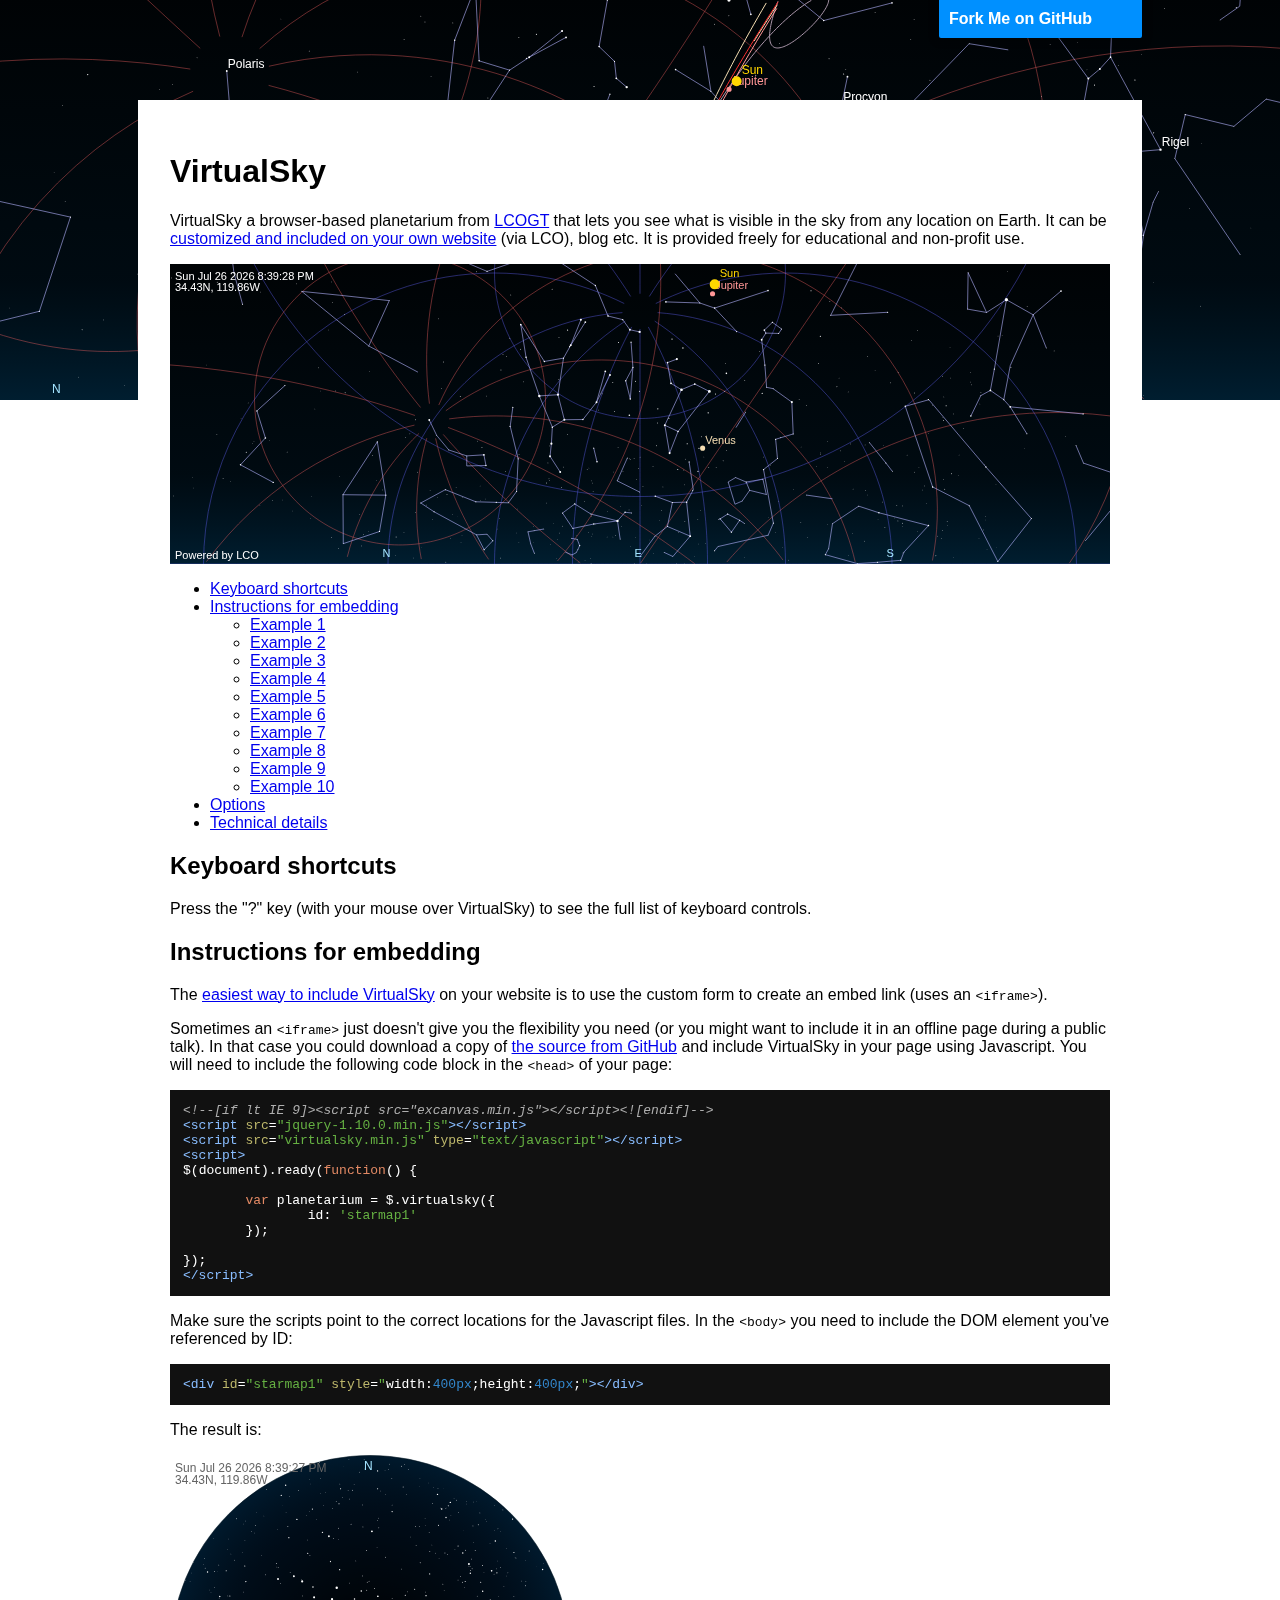
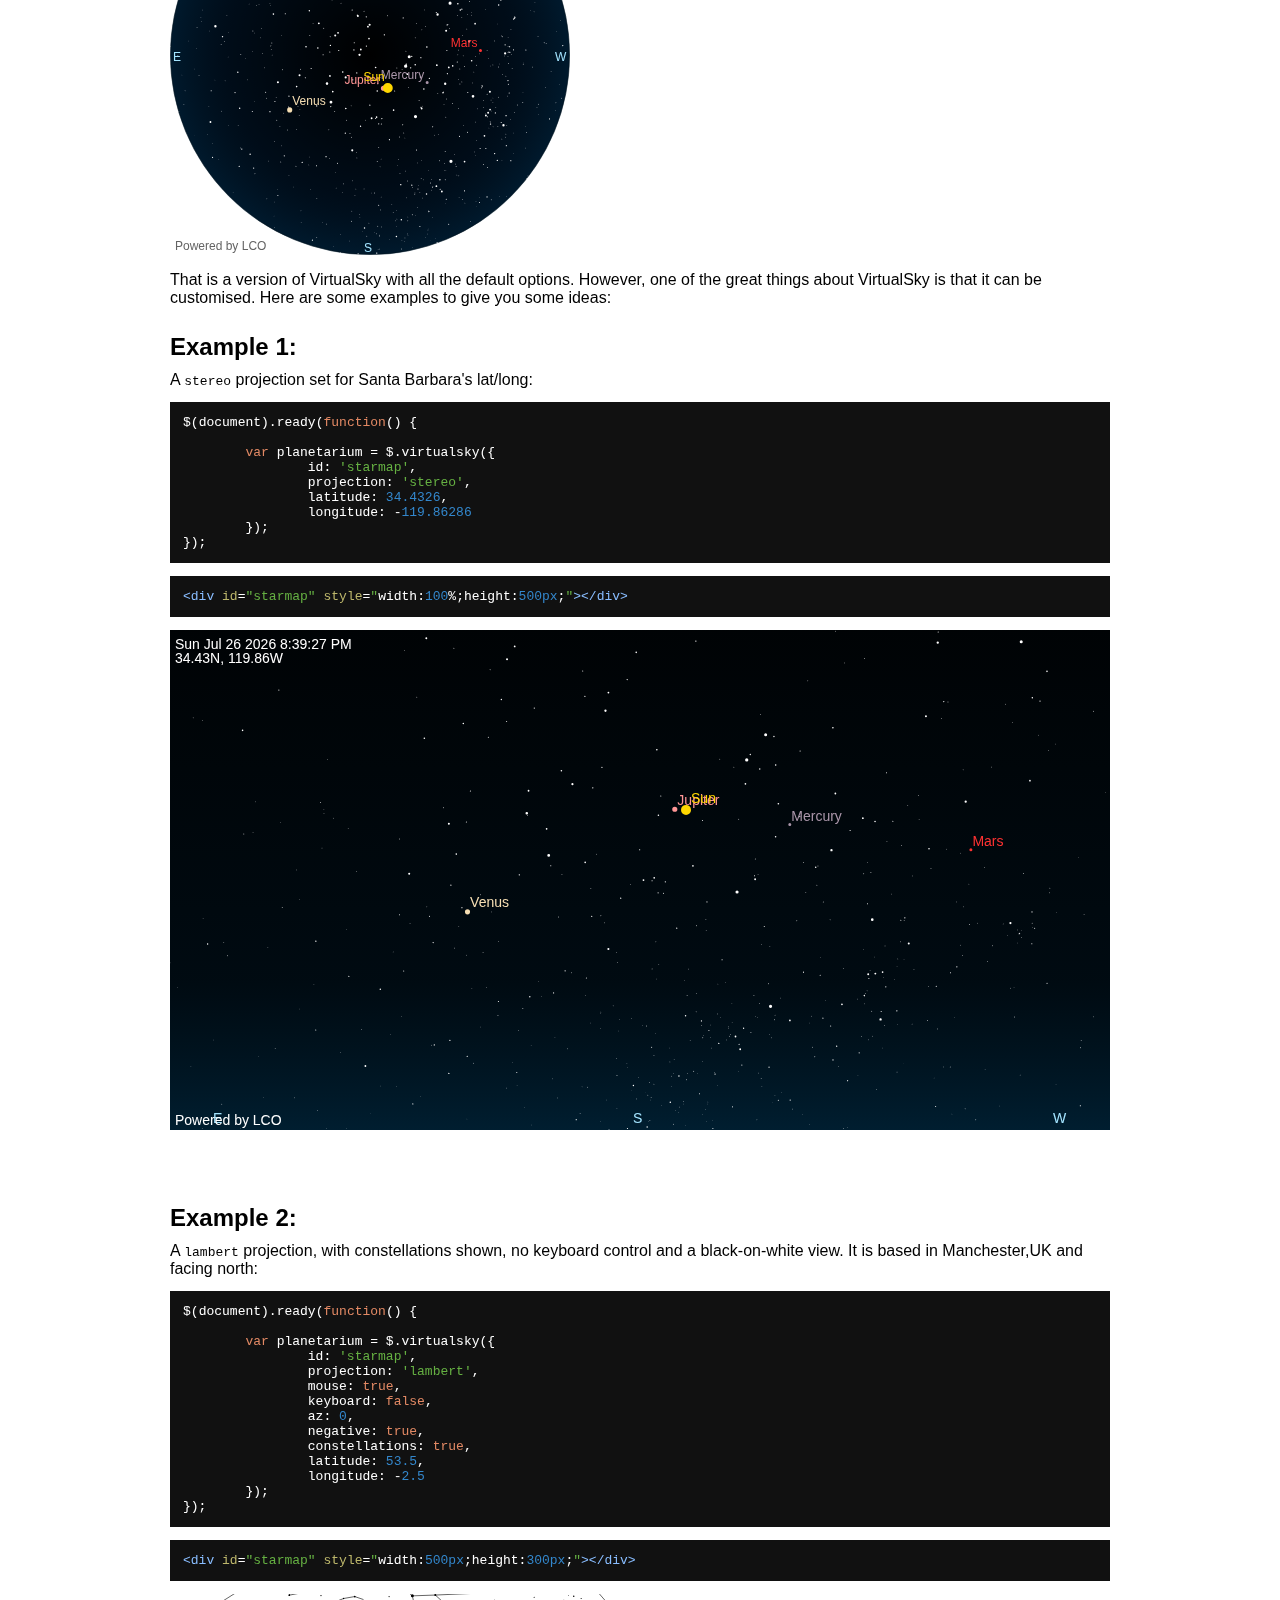
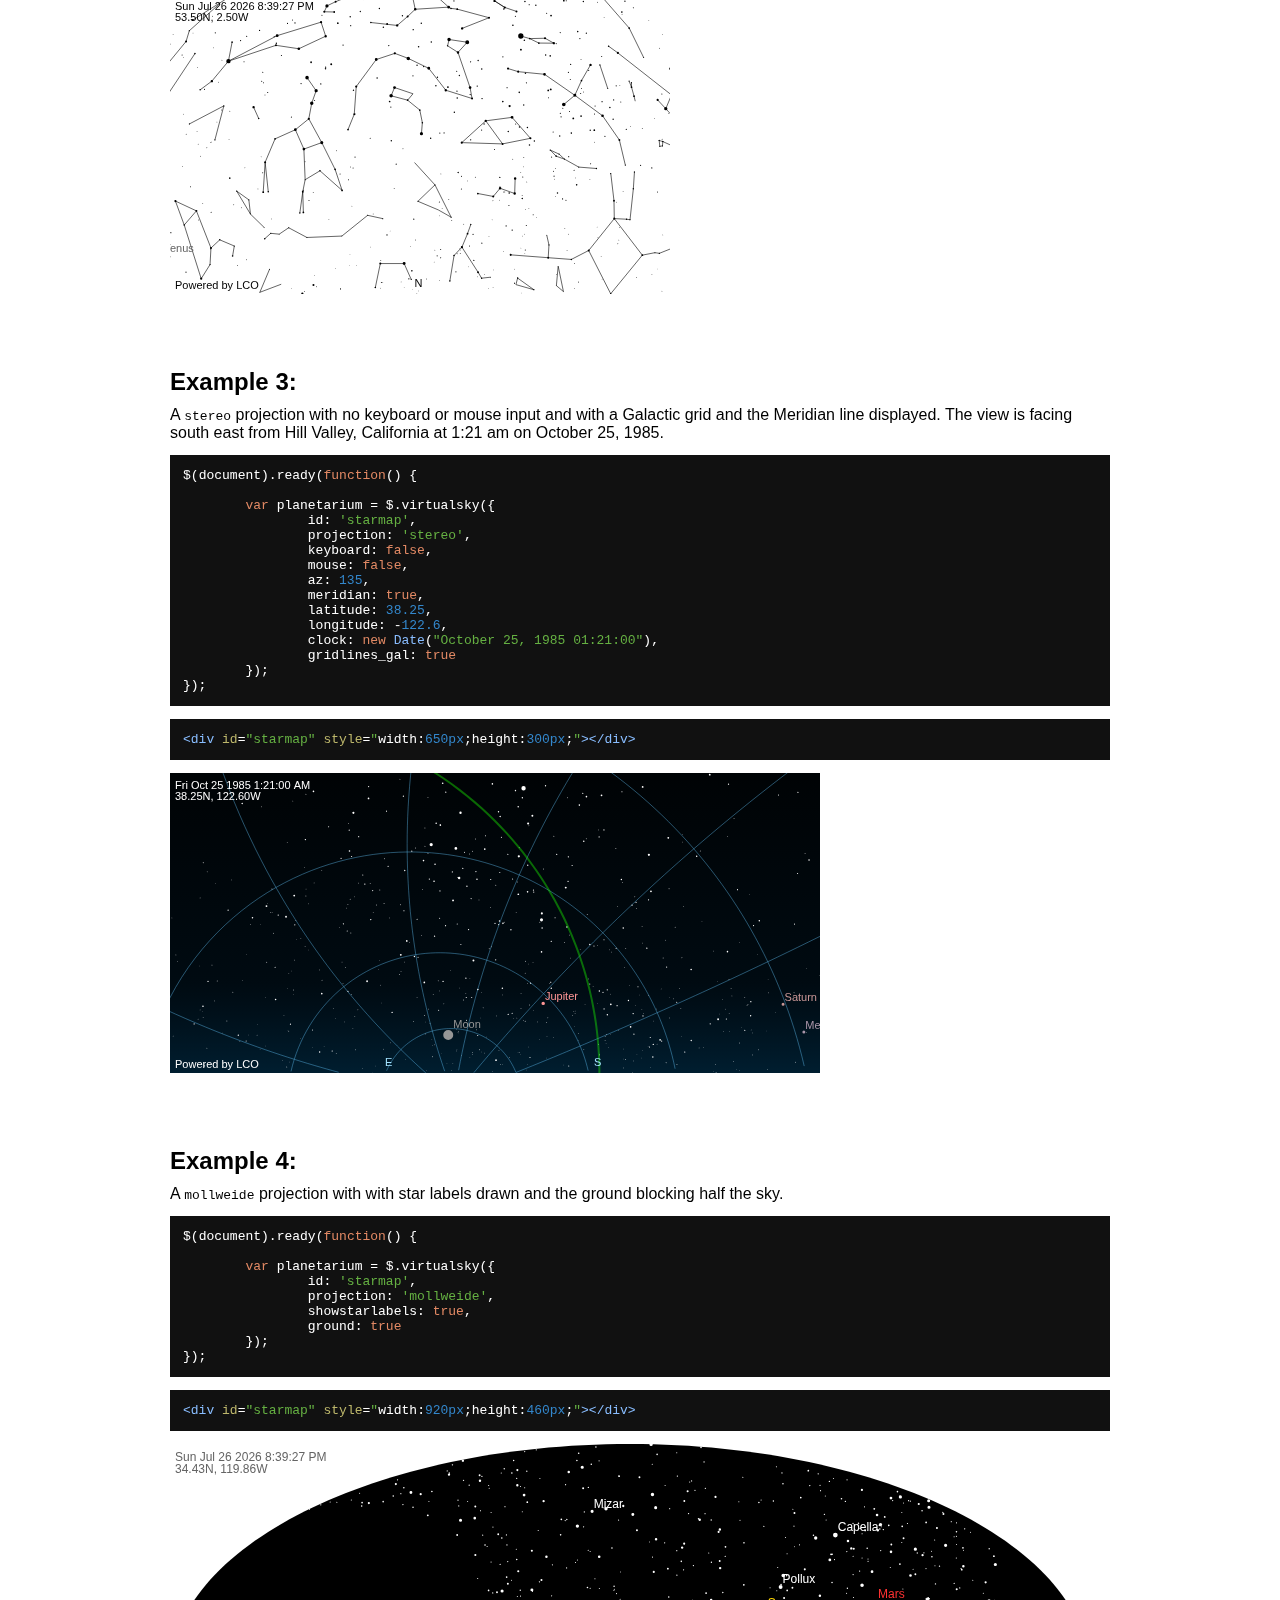
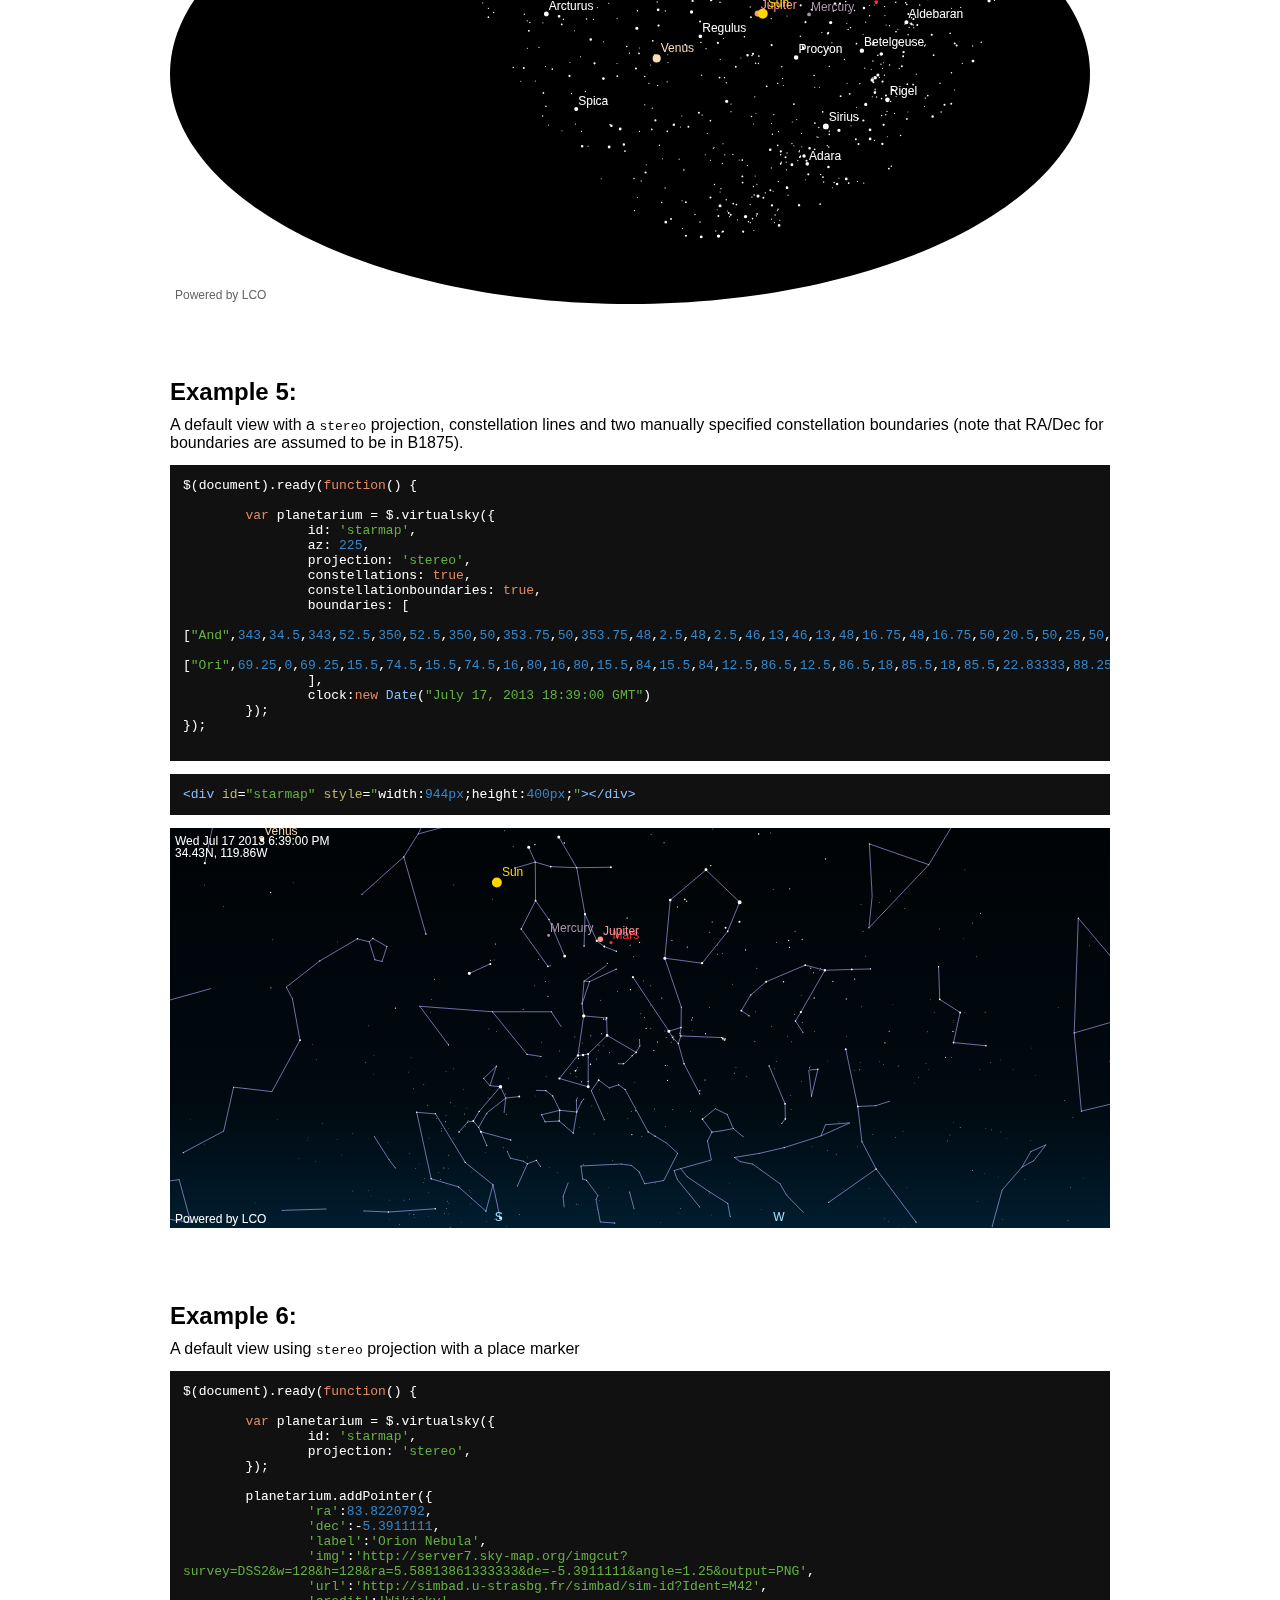
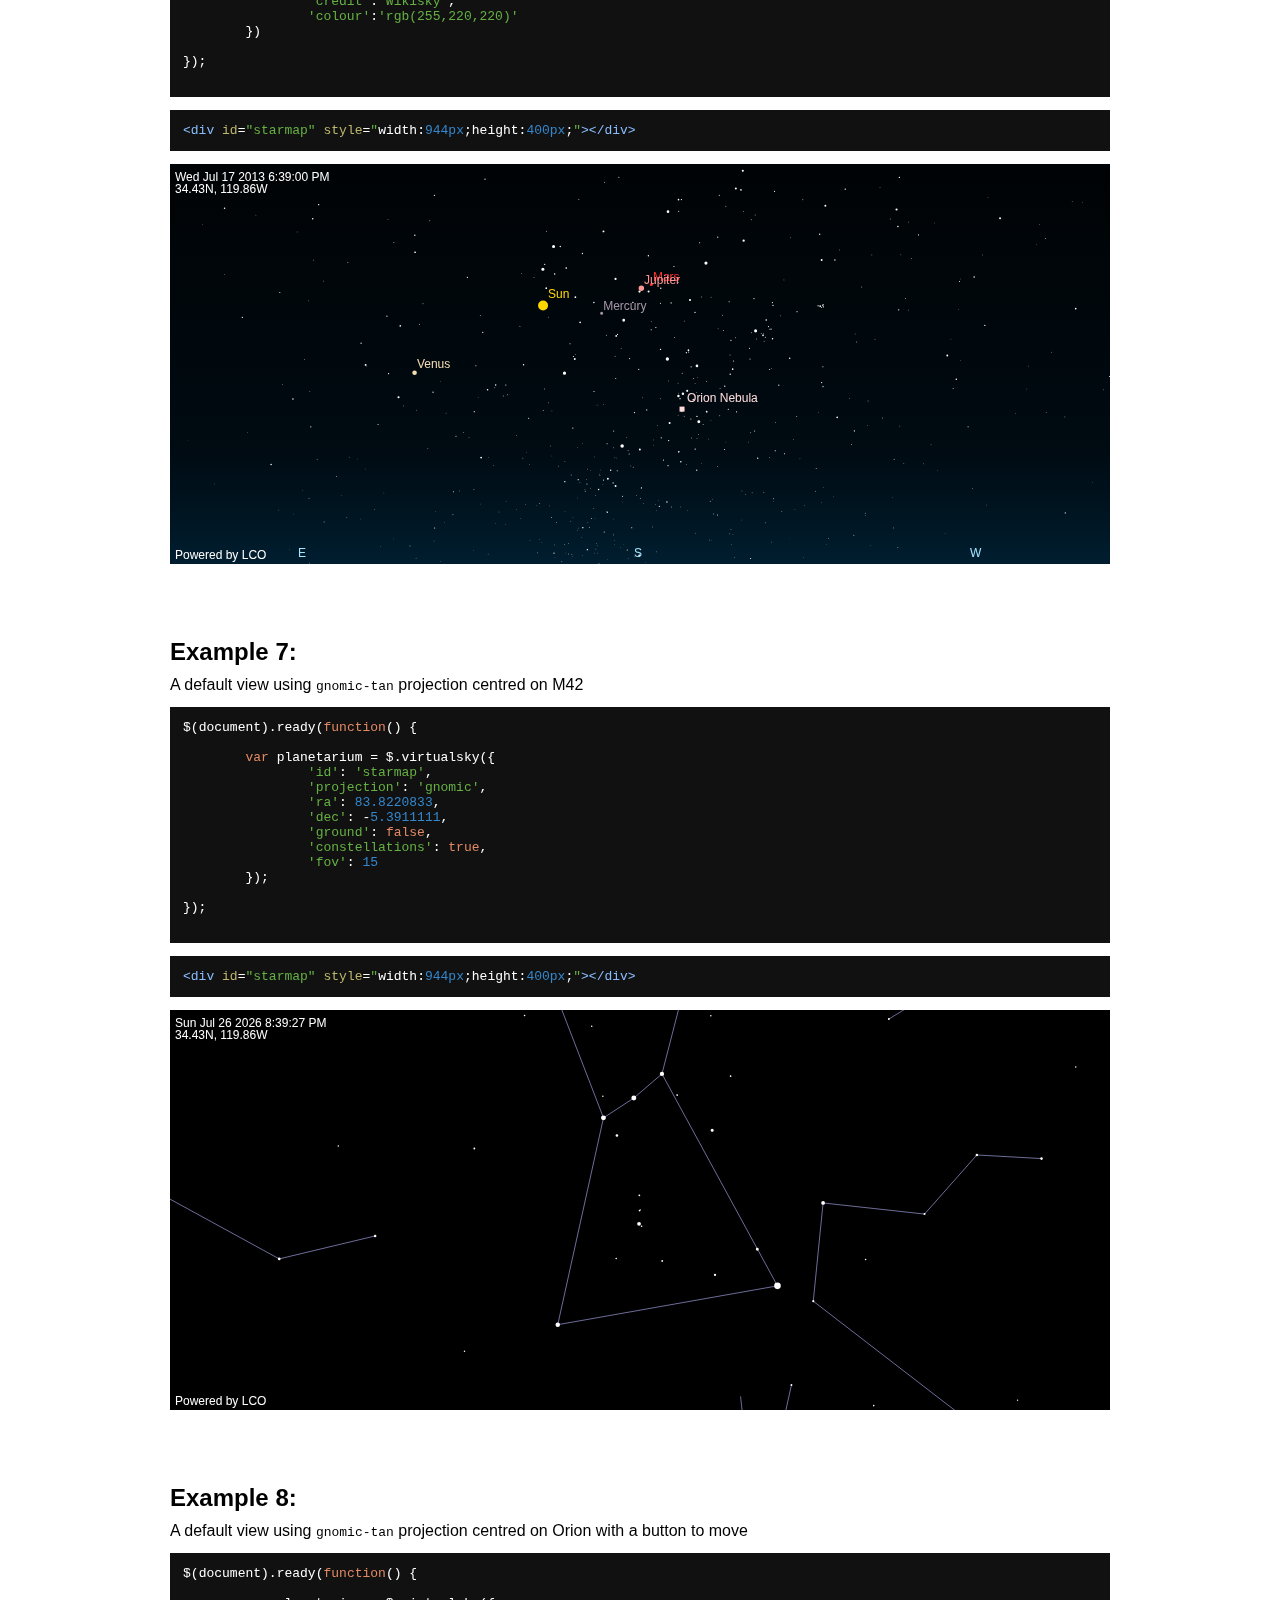
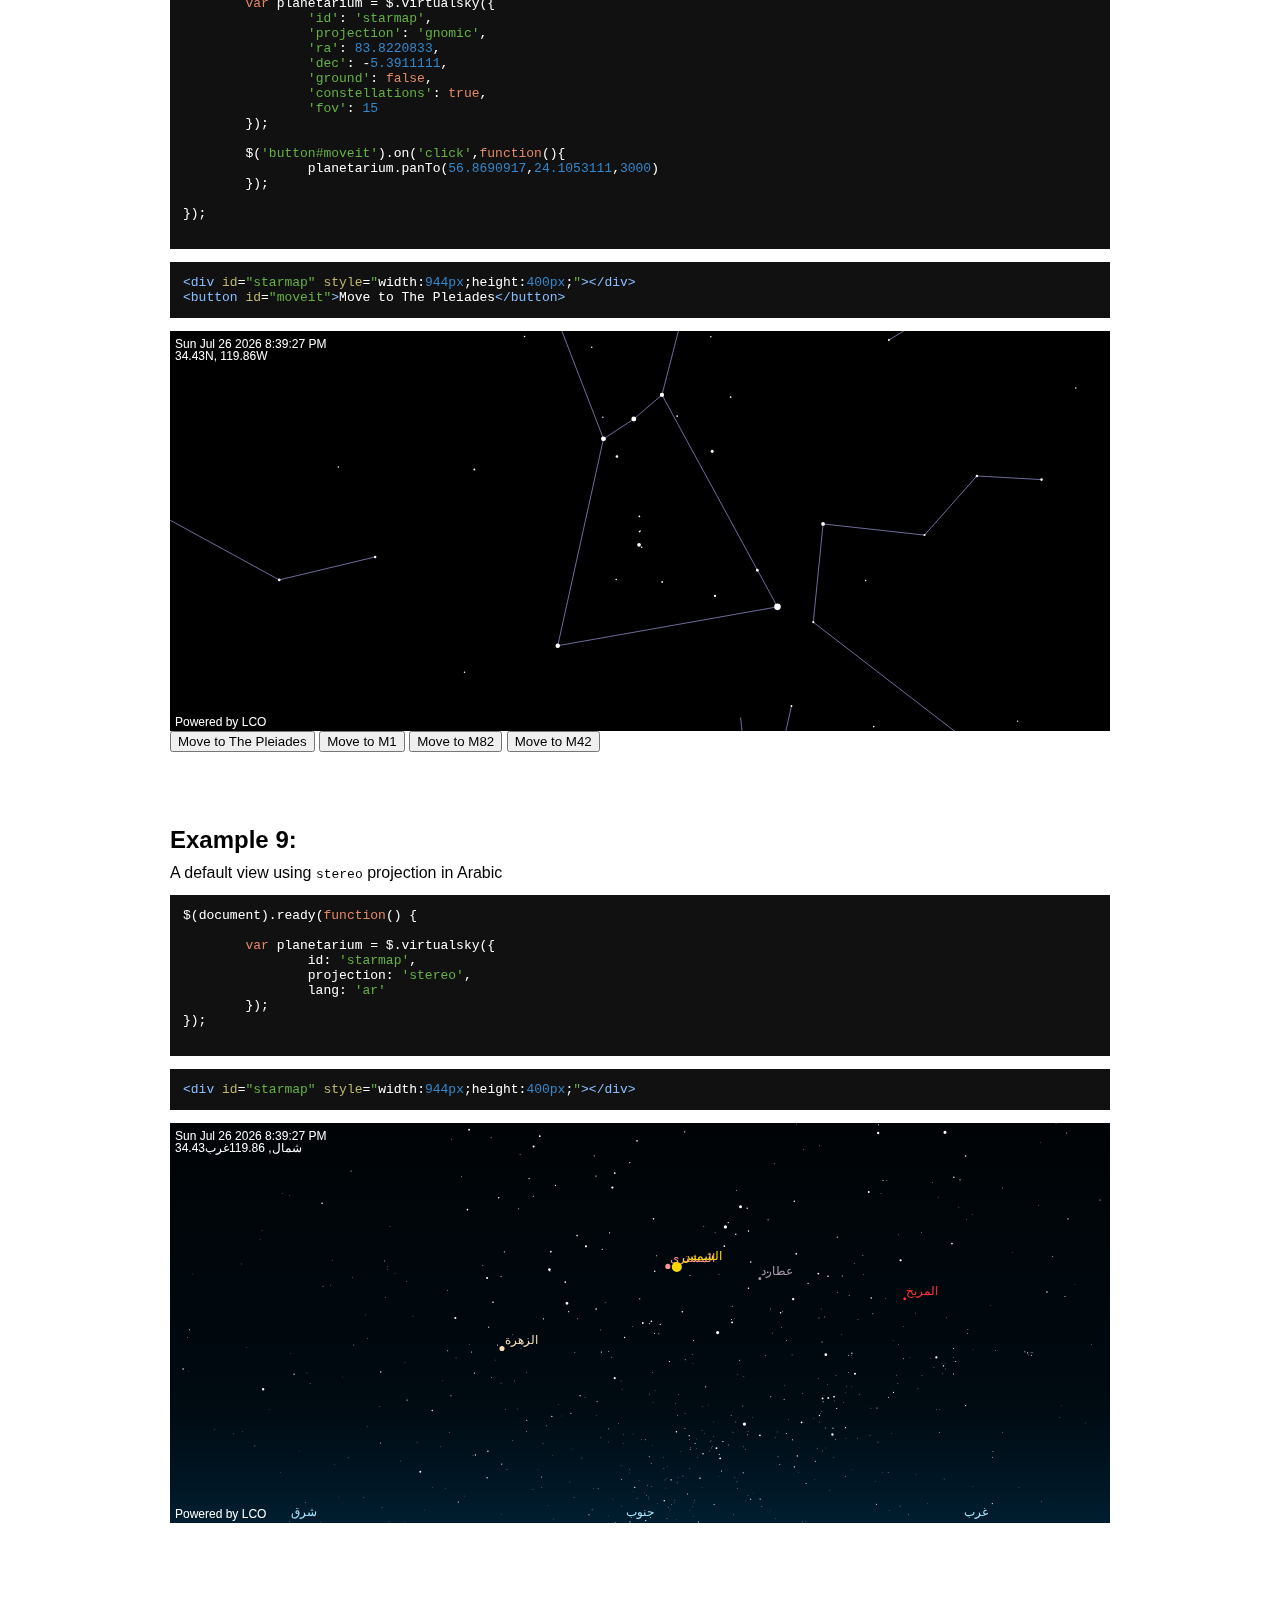
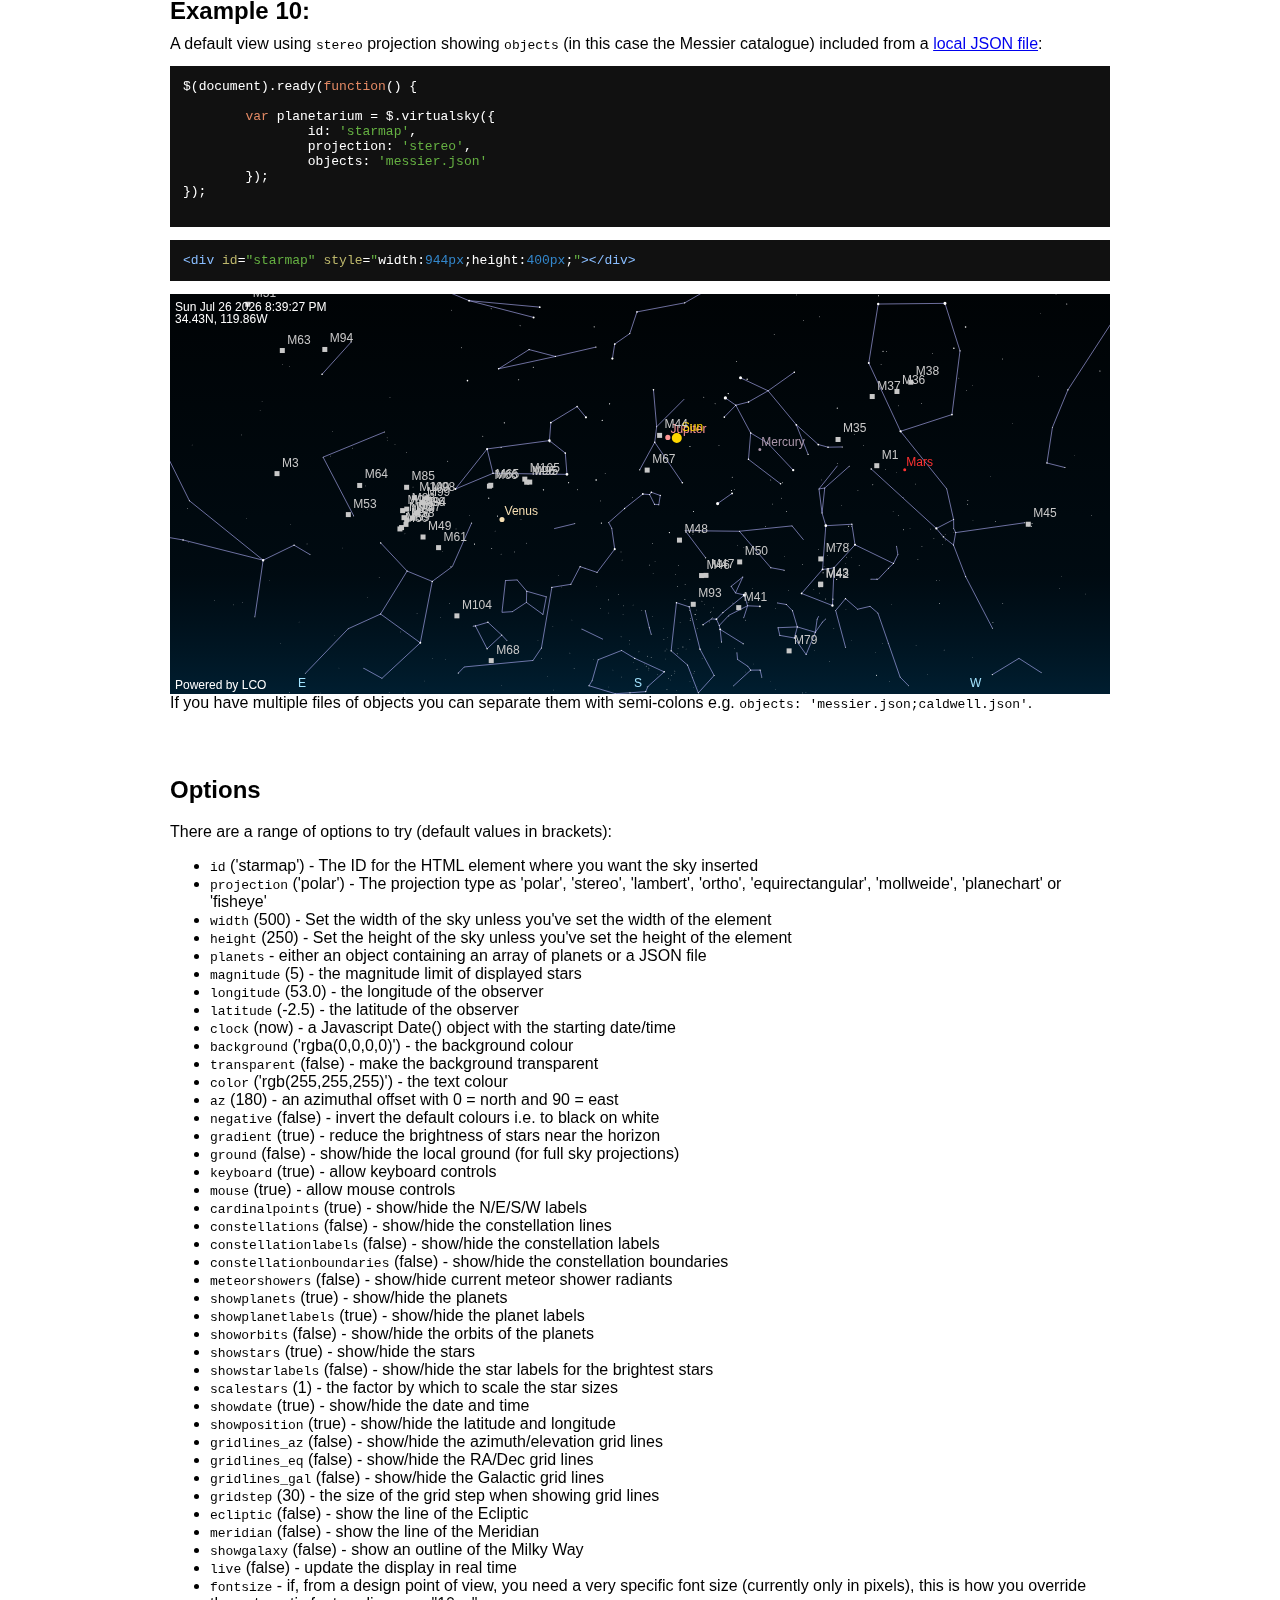
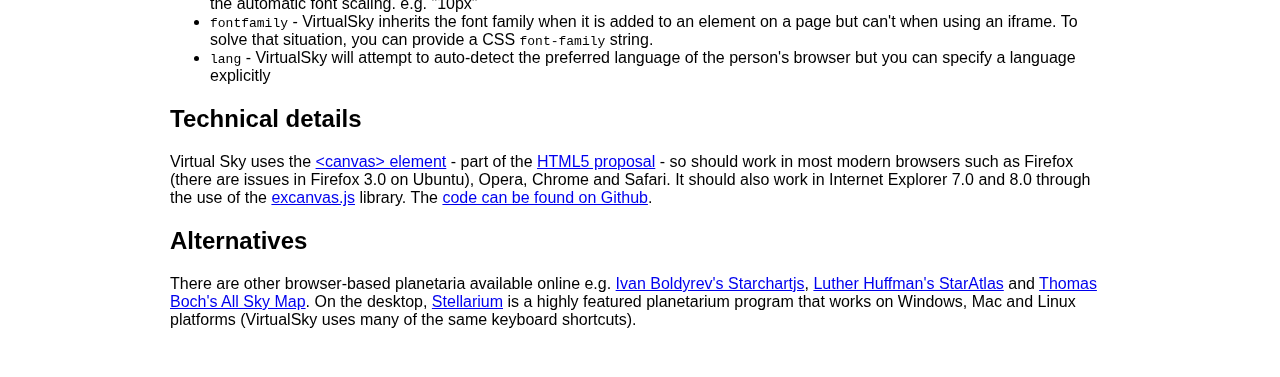
<file: vrtualSky/0.6.7/index.html>
<!DOCTYPE html>
<html>
<head>
	<meta charset="UTF-8">
	<title>VirtualSky</title>
	<!--
		VirtualSky <canvas> application
		(c) 2010 Stuart Lowe (Las Cumbras Observatory Global Telescope)
	-->
    <link rel="stylesheet" type="text/css" media="screen" href="../extra/prettify.css">
	<style>
	body {
		font-family: 'Trebuchet MS',Tahoma,Helvetica,Verdana,sans-serif;
		color: black;
		margin: 0px;
		padding: 0px;
	}
	#bgholder {
		position: absolute; 
		left: 0px;
		right: 0px;
		top: 0px;
		height: 400px;
		width: 100%;
	}
	#bg { 
		width: 100%;
		height: 100%;
	}
	.content {
		max-width:940px;
		margin:auto;
		position: relative;
		padding: 2em;
		background-color: white;
		margin-top: 100px;
	}
	#forkme_banner {
		background: url("http://slowe.github.io/graph/images/blacktocat.png") no-repeat scroll 95% 50% #0090FF;
		border-bottom-left-radius: 2px;
		border-bottom-right-radius: 2px;
		box-shadow: 0 0 10px rgba(0, 0, 0, 0.5);
		color: #FFFFFF;
		display: block;
		font-weight: 700;
		padding: 10px 50px 10px 10px;
		position: absolute;
		right: 0px;
		top: -100px;
		z-index: 10;
		text-decoration: none;
	}
	ol {
		margin: 0px;
		padding: 0px;
		counter-reset: li; /* Initiate a counter */
		list-style: none; /* Remove default numbering */
		*list-style: decimal; /* Keep using default numbering for IE6/7 */
	}
	ol li.example:before{
		content: "Example " counter(li) ": ";
		counter-increment: li;
		font-size: 1.5em;
		line-height: 2em;
		text-align: left;
		font-weight: bold;
		display: block;
	}
	li.example { margin-bottom: 4em; }
	.planetarium { max-width: 100%; height: 0;}
	</style>
	<!--[if lt IE 9]><script src="excanvas.min.js"></script><![endif]-->
	<script src="jquery-1.10.0.min.js"></script>
	<script src="virtualsky.js" type="text/javascript"></script>
	<script src="../extra/prettify.js" type="text/javascript"></script>
	<script>
	$(document).ready(function() {

		// Set up the prettification of code blocks
		prettyPrint();

		var vs = $.virtualsky({id:'starmap',projection:'stereo',gridlines_az:true,gridlines_eq:true,constellations:true,live:true,az:90});
		var planetariumbg = $.virtualsky({id:'bg',az:120,gridlines_eq:true,showorbits:true,showstarlabels:true,meteorshowers:true,constellations:true,projection:'stereo',credit:false,showdate:false,showposition:false});
		var planetarium = $.virtualsky({id:'starmap1'});
		var planetarium2 = $.virtualsky({id:'starmap2',projection:'stereo',az:225,constellations:true,constellationboundaries:true,boundaries:[
			["And",343,34.5,343,52.5,350,52.5,350,50,353.75,50,353.75,48,2.5,48,2.5,46,13,46,13,48,16.75,48,16.75,50,20.5,50,25,50,25,47,30.625,47,30.625,50.5,37.75,50.5,37.75,36.75,30,36.75,30,35,21.125,35,21.125,33,10.75,33,10.75,23.75,12.75,23.75,12.75,21,2.125,21,2.125,22,1,22,1,28,0,28,0,31.33333,356.25,31.33333,356.25,32.08333,352.5,32.08333,352.5,34.5,343,34.5],
			["Ori",69.25,0,69.25,15.5,74.5,15.5,74.5,16,80,16,80,15.5,84,15.5,84,12.5,86.5,12.5,86.5,18,85.5,18,85.5,22.83333,88.25,22.83333,88.25,21.5,93.25,21.5,93.25,17.5,94.625,17.5,94.625,12,94.625,10,93.625,10,93.625,0,93.625,-4,87.5,-4,87.5,-11,76.25,-11,76.25,-4,70,-4,70,0,69.25,0]
				],clock:new Date("July 17, 2013 18:39:00 GMT")
		});
		var planetarium3 = $.virtualsky({id:'starmap3', projection:'stereo', mouse:true, keyboard:true, latitude:34.4326, longitude:-119.86286});
		var planetarium4 = $.virtualsky({id:'starmap4', projection:'lambert', mouse:true, keyboard:false, az:0, negative:true, constellations:true, latitude:53.5, longitude:-2.5});
		var planetarium5 = $.virtualsky({id:'starmap5', projection:'stereo', keyboard:false, mouse:false, az:135, latitude:38.25, longitude:-122.6, meridian: true, clock:new Date("October 25, 1985 01:21:00"), gridlines_gal: true});
		var planetarium6 = $.virtualsky({id:'starmap6', projection:'mollweide', showstarlabels:true, az:180, ground:true});
		var planetarium7 = $.virtualsky({
			id: 'starmap7',
			projection: 'stereo',
			clock:new Date("July 17, 2013 18:39:00 GMT")
		});
	
		planetarium7.addPointer({
			'ra':83.8220792,
			'dec':-5.3911111,
			'label':'Orion Nebula',
			'img':'http://server7.sky-map.org/imgcut?survey=DSS2&w=128&h=128&ra=5.58813861333333&de=-5.3911111&angle=1.25&output=PNG',
			'url':'http://simbad.u-strasbg.fr/simbad/sim-id?Ident=M42',
			'credit':'Wikisky',
			colour:'rgb(255,220,220)'
		});

		var planetarium8 = $.virtualsky({
			id: 'starmap8',
			projection: 'gnomic',
			ra: 83.8220833,
			dec:-5.3911111,
			ground:false,
			constellations: true,
			fov: 15
		});

		var planetarium9 = $.virtualsky({
			id: 'starmap9',
			projection: 'gnomic',
			ra: 83.8220833,
			dec:-5.3911111,
			ground:false,
			constellations: true,
			fov: 15
		});

		$('button#pleiades').on('click',function(){
			planetarium9.panTo(56.8690917,24.1053111,3000)
		});
		$('button#M82').on('click',function(){
			planetarium9.panTo(148.9684583,69.6797028,3000)
		});
		$('button#M1').on('click',function(){
			planetarium9.panTo(83.6330833,22.0145000,3000)
		});
		$('button#M42').on('click',function(){
			planetarium9.panTo(83.8220833,-5.3911111,3000)
		});

		var planetarium10 = $.virtualsky({
			id: 'starmap10',
			projection: 'stereo',
			lang: 'ar'
		});

		var planetarium11 = $.virtualsky({
			id: 'starmap11',
			projection: 'stereo',
			constellations: true,
			objects: 'messier.json',
			fov: 15
		});


	});
	</script>
</head>

<body>

	<div id="bgholder"><div id="bg"></div></div>

	<div class="content">
		<a id="forkme_banner" href="https://github.com/slowe/VirtualSky">Fork Me on GitHub</a>
		<h1>VirtualSky</h1>

		<p>VirtualSky a browser-based planetarium from <a href="http://lcogt.net/">LCOGT</a> that lets you see what is visible in the sky from any location on Earth. It can be <a href="https://virtualsky.lco.global/embed/custom.html">customized and included on your own website</a> (via LCO), blog etc. It is provided freely for educational and non-profit use.</p>

		<div id="starmap" class="planetarium" style="width:100%;height:300px;"></div>

		<ul>
			<li><a href="#keys">Keyboard shortcuts</a></li>
			<li><a href="#instructions">Instructions for embedding</a>
				<ul>
					<li><a href="#ex1">Example 1</a></li>
					<li><a href="#ex2">Example 2</a></li>
					<li><a href="#ex3">Example 3</a></li>
					<li><a href="#ex4">Example 4</a></li>
					<li><a href="#ex5">Example 5</a></li>
					<li><a href="#ex6">Example 6</a></li>
					<li><a href="#ex7">Example 7</a></li>
					<li><a href="#ex8">Example 8</a></li>
					<li><a href="#ex9">Example 9</a></li>
					<li><a href="#ex10">Example 10</a></li>
				</ul>
			</li>
			<li><a href="#options">Options</a>
			<li><a href="#tech">Technical details</a>
		</ul>

		<h2 id="keys">Keyboard shortcuts</h2>
		<p>Press the "?" key (with your mouse over VirtualSky) to see the full list of keyboard controls.</p>
		
		<h2 id="instructions">Instructions for embedding</h2>
		<p>The <a href="http://lcogt.net/virtualsky/embed/custom.html">easiest way to include VirtualSky</a> on your website is to use the custom form to create an embed link (uses an <code>&lt;iframe&gt;</code>).</p>
		<p>Sometimes an <code>&lt;iframe&gt;</code> just doesn't give you the flexibility you need (or you might want to include it in an offline page during a public talk). In that case you could download a copy of <a href="https://github.com/slowe/VirtualSky">the source from GitHub</a> and include VirtualSky in your page using Javascript. You will need to include the following code block in the <code>&lt;head&gt;</code> of your page:</p>
		
		<pre class="prettyprint lang-html lang-js">
&lt;!--[if lt IE 9]&gt;&lt;script src="excanvas.min.js"&gt;&lt;/script&gt;&lt;![endif]--&gt;
&lt;script src="jquery-1.10.0.min.js"&gt;&lt;/script&gt;
&lt;script src="virtualsky.min.js" type="text/javascript"&gt;&lt;/script&gt;
&lt;script&gt;
$(document).ready(function() {

	var planetarium = $.virtualsky({
		id: 'starmap1'
	});

});
&lt;/script&gt;
</pre>
<p>Make sure the scripts point to the correct locations for the Javascript files. In the <code>&lt;body&gt;</code> you need to include the DOM element you've referenced by ID:</p>
<pre class="prettyprint lang-html">
&lt;div id="starmap1" style="width:400px;height:400px;"&gt;&lt;/div&gt;
</pre>

		<p>The result is:</p>
		<div id="starmap1" class="planetarium" style="width:400px;height:400px;"></div>

		<p>That is a version of VirtualSky with all the default options. However, one of the great things about VirtualSky is that it can be customised. Here are some examples to give you some ideas:</p>
		<ol>
			<li class="example" id="ex1">A <code>stereo</code> projection set for Santa Barbara's lat/long:
				<pre class="prettyprint lang-js">
$(document).ready(function() {

	var planetarium = $.virtualsky({
		id: 'starmap',
		projection: 'stereo', 
		latitude: 34.4326, 
		longitude: -119.86286
	});
});</pre>
<pre class="prettyprint lang-html">
&lt;div id="starmap" style="width:100%;height:500px;"&gt;&lt;/div&gt;
</pre>
				<div id="starmap3" class="planetarium" style="width:100%;height:500px;"></div>
			</li>
			<li class="example" id="ex2">A <code>lambert</code> projection, with constellations shown, no keyboard control and a black-on-white view. It is based in Manchester,UK and facing north:
		
				<pre class="prettyprint lang-js">
$(document).ready(function() {

	var planetarium = $.virtualsky({
		id: 'starmap', 
		projection: 'lambert', 
		mouse: true,
		keyboard: false, 
		az: 0, 
		negative: true, 
		constellations: true, 
		latitude: 53.5,
		longitude: -2.5
	});
});</pre>
<pre class="prettyprint lang-html">
&lt;div id="starmap" style="width:500px;height:300px;"&gt;&lt;/div&gt;
</pre>
				<div id="starmap4" class="planetarium" style="width:500px;height:300px;"></div>
			</li>
			<li class="example" id="ex3">A <code>stereo</code> projection with no keyboard or mouse input and with a Galactic grid and the Meridian line displayed. The view is facing south east from Hill Valley, California at 1:21 am on October 25, 1985.
				<pre class="prettyprint lang-js">
$(document).ready(function() {

	var planetarium = $.virtualsky({
		id: 'starmap',
		projection: 'stereo',
		keyboard: false, 
		mouse: false, 
		az: 135,
		meridian: true,
		latitude: 38.25, 
		longitude: -122.6, 
		clock: new Date("October 25, 1985 01:21:00"),
		gridlines_gal: true
	});
});</pre>
<pre class="prettyprint lang-html">
&lt;div id="starmap" style="width:650px;height:300px;"&gt;&lt;/div&gt;
</pre>
				<div id="starmap5" class="planetarium" style="width:650px;height:300px;"></div>
			</li>
			<li class="example" id="ex4">A <code>mollweide</code> projection with with star labels drawn and the ground blocking half the sky.
				<pre class="prettyprint lang-js">
$(document).ready(function() {

	var planetarium = $.virtualsky({
		id: 'starmap',
		projection: 'mollweide',
		showstarlabels: true,
		ground: true
	});
});</pre>
<pre class="prettyprint lang-html">
&lt;div id="starmap" style="width:920px;height:460px;"&gt;&lt;/div&gt;
</pre>
				<div id="starmap6" class="planetarium" style="width:920px;height:460px;"></div>
			</li>
			<li class="example" id="ex5">A default view with a <code>stereo</code> projection, constellation lines and two manually specified constellation boundaries (note that RA/Dec for boundaries are assumed to be in B1875).
				<pre class="prettyprint lang-js">
$(document).ready(function() {

	var planetarium = $.virtualsky({
		id: 'starmap',
		az: 225,
		projection: 'stereo',
		constellations: true,
		constellationboundaries: true,
		boundaries: [
			["And",343,34.5,343,52.5,350,52.5,350,50,353.75,50,353.75,48,2.5,48,2.5,46,13,46,13,48,16.75,48,16.75,50,20.5,50,25,50,25,47,30.625,47,30.625,50.5,37.75,50.5,37.75,36.75,30,36.75,30,35,21.125,35,21.125,33,10.75,33,10.75,23.75,12.75,23.75,12.75,21,2.125,21,2.125,22,1,22,1,28,0,28,0,31.33333,356.25,31.33333,356.25,32.08333,352.5,32.08333,352.5,34.5,343,34.5],
			["Ori",69.25,0,69.25,15.5,74.5,15.5,74.5,16,80,16,80,15.5,84,15.5,84,12.5,86.5,12.5,86.5,18,85.5,18,85.5,22.83333,88.25,22.83333,88.25,21.5,93.25,21.5,93.25,17.5,94.625,17.5,94.625,12,94.625,10,93.625,10,93.625,0,93.625,-4,87.5,-4,87.5,-11,76.25,-11,76.25,-4,70,-4,70,0,69.25,0]
		],
		clock:new Date("July 17, 2013 18:39:00 GMT")
	});
});
			</pre>
<pre class="prettyprint lang-html">
&lt;div id="starmap" style="width:944px;height:400px;"&gt;&lt;/div&gt;
</pre>
			<div id="starmap2" class="planetarium" style="width:944x;height:400px;"></div>
			</li>
			<li class="example" id="ex6">A default view using <code>stereo</code> projection with a place marker
				<pre class="prettyprint lang-js">
$(document).ready(function() {

	var planetarium = $.virtualsky({
		id: 'starmap',
		projection: 'stereo',
	});

	planetarium.addPointer({
		'ra':83.8220792,
		'dec':-5.3911111,
		'label':'Orion Nebula',
		'img':'http://server7.sky-map.org/imgcut?survey=DSS2&w=128&h=128&ra=5.58813861333333&de=-5.3911111&angle=1.25&output=PNG',
		'url':'http://simbad.u-strasbg.fr/simbad/sim-id?Ident=M42',
		'credit':'Wikisky',
		'colour':'rgb(255,220,220)'
	})

});
			</pre>
<pre class="prettyprint lang-html">
&lt;div id="starmap" style="width:944px;height:400px;"&gt;&lt;/div&gt;
</pre>
			<div id="starmap7" class="planetarium" style="width:944x;height:400px;"></div>
			</li>

			<li class="example" id="ex7">A default view using <code>gnomic-tan</code> projection centred on M42
				<pre class="prettyprint lang-js">
$(document).ready(function() {

	var planetarium = $.virtualsky({
		'id': 'starmap',
		'projection': 'gnomic',
		'ra': 83.8220833,
		'dec': -5.3911111,
		'ground': false,
		'constellations': true,
		'fov': 15
	});

});
			</pre>
<pre class="prettyprint lang-html">
&lt;div id="starmap" style="width:944px;height:400px;"&gt;&lt;/div&gt;
</pre>
			<div id="starmap8" class="planetarium" style="width:944x;height:400px;"></div>
			</li>

			<li class="example" id="ex8">A default view using <code>gnomic-tan</code> projection centred on Orion with a button to move
				<pre class="prettyprint lang-js">
$(document).ready(function() {

	var planetarium = $.virtualsky({
		'id': 'starmap',
		'projection': 'gnomic',
		'ra': 83.8220833,
		'dec': -5.3911111,
		'ground': false,
		'constellations': true,
		'fov': 15
	});
	
	$('button#moveit').on('click',function(){
		planetarium.panTo(56.8690917,24.1053111,3000)
	});

});
			</pre>
<pre class="prettyprint lang-html">
&lt;div id="starmap" style="width:944px;height:400px;"&gt;&lt;/div&gt;
&lt;button id="moveit"&gt;Move to The Pleiades&lt;/button&gt;
</pre>
			<div id="starmap9" class="planetarium" style="width:944x;height:400px;"></div>
			<button id="pleiades">Move to The Pleiades</button>
			<button id="M1">Move to M1</button>
			<button id="M82">Move to M82</button>
			<button id="M42">Move to M42</button>
			</li>

			<li class="example" id="ex9">A default view using <code>stereo</code> projection in Arabic
				<pre class="prettyprint lang-js">
$(document).ready(function() {

	var planetarium = $.virtualsky({
		id: 'starmap',
		projection: 'stereo',
		lang: 'ar'
	});
});
			</pre>
<pre class="prettyprint lang-html">
&lt;div id="starmap" style="width:944px;height:400px;"&gt;&lt;/div&gt;
</pre>
			<div id="starmap10" class="planetarium" style="width:944x;height:400px;"></div>
			</li>

			<li class="example" id="ex10">A default view using <code>stereo</code> projection showing <code>objects</code> (in this case the Messier catalogue) included from a <a href="messier.json">local JSON file</a>:
				<pre class="prettyprint lang-js">
$(document).ready(function() {

	var planetarium = $.virtualsky({
		id: 'starmap',
		projection: 'stereo',
		objects: 'messier.json'
	});
});
			</pre>
<pre class="prettyprint lang-html">
&lt;div id="starmap" style="width:944px;height:400px;"&gt;&lt;/div&gt;
</pre>
			<div id="starmap11" class="planetarium" style="width:944x;height:400px;"></div>
			If you have multiple files of objects you can separate them with semi-colons e.g. <code>objects: 'messier.json;caldwell.json'</code>.
			</li>


		</ol>

		<h2 id="options">Options</h2>
		<p>There are a range of options to try (default values in brackets):</p>
		<ul>
			<li><code>id</code> ('starmap') - The ID for the HTML element where you want the sky inserted</li>
			<li><code>projection</code> ('polar') - The projection type as 'polar', 'stereo', 'lambert', 'ortho', 'equirectangular', 'mollweide', 'planechart' or 'fisheye'</li>
			<li><code>width</code> (500) - Set the width of the sky unless you've set the width of the element</li>
			<li><code>height</code> (250) - Set the height of the sky unless you've set the height of the element</li>
			<li><code>planets</code> - either an object containing an array of planets or a JSON file</li>
			<li><code>magnitude</code> (5) - the magnitude limit of displayed stars</li>
			<li><code>longitude</code> (53.0) - the longitude of the observer</li>
			<li><code>latitude</code> (-2.5) - the latitude of the observer</li>
			<li><code>clock</code> (now) - a Javascript Date() object with the starting date/time</li>
			<li><code>background</code> ('rgba(0,0,0,0)') - the background colour</li>
			<li><code>transparent</code> (false) - make the background transparent</li>
			<li><code>color</code> ('rgb(255,255,255)') - the text colour</li>
			<li><code>az</code> (180) - an azimuthal offset with 0 = north and 90 = east</li>
			<li><code>negative</code> (false) - invert the default colours i.e. to black on white</li>
			<li><code>gradient</code> (true) - reduce the brightness of stars near the horizon</li>
			<li><code>ground</code> (false) - show/hide the local ground (for full sky projections)</li>
			<li><code>keyboard</code> (true) - allow keyboard controls</li>
			<li><code>mouse</code> (true) - allow mouse controls</li>
			<li><code>cardinalpoints</code> (true) - show/hide the N/E/S/W labels</li>
			<li><code>constellations</code> (false) - show/hide the constellation lines</li>
			<li><code>constellationlabels</code> (false) - show/hide the constellation labels</li>
			<li><code>constellationboundaries</code> (false) - show/hide the constellation boundaries</li>
			<li><code>meteorshowers</code> (false) - show/hide current meteor shower radiants</li>
			<li><code>showplanets</code> (true) - show/hide the planets</li>
			<li><code>showplanetlabels</code> (true) - show/hide the planet labels</li>
			<li><code>showorbits</code> (false) - show/hide the orbits of the planets</li>
			<li><code>showstars</code> (true) - show/hide the stars</li>
			<li><code>showstarlabels</code> (false) - show/hide the star labels for the brightest stars</li>
			<li><code>scalestars</code> (1) - the factor by which to scale the star sizes</li>
			<li><code>showdate</code> (true) - show/hide the date and time</li>
			<li><code>showposition</code> (true) - show/hide the latitude and longitude</li>
			<li><code>gridlines_az</code> (false) - show/hide the azimuth/elevation grid lines</li>
			<li><code>gridlines_eq</code> (false) - show/hide the RA/Dec grid lines</li>
			<li><code>gridlines_gal</code> (false) - show/hide the Galactic grid lines</li>
			<li><code>gridstep</code> (30) - the size of the grid step when showing grid lines</li>
			<li><code>ecliptic</code> (false) - show the line of the Ecliptic</li>
			<li><code>meridian</code> (false) - show the line of the Meridian</li>
			<li><code>showgalaxy</code> (false) - show an outline of the Milky Way</li>
			<li><code>live</code> (false) - update the display in real time</li>
			<li><code>fontsize</code> - if, from a design point of view, you need a very specific font size (currently only in pixels), this is how you override the automatic font scaling. e.g. "10px"</li>
			<li><code>fontfamily</code> - VirtualSky inherits the font family when it is added to an element on a page but can't when using an iframe. To solve that situation, you can provide a CSS <code>font-family</code> string.</li>
			<li><code>lang</code> - VirtualSky will attempt to auto-detect the preferred language of the person's browser but you can specify a language explicitly</li>
		</ul>
		
		<h2 id="tech">Technical details</h2>
		<p>Virtual Sky uses the <a href="http://diveintohtml5.org/canvas.html#divingin">&lt;canvas&gt; element</a> - part of the <a href="http://whatwg.org/html5">HTML5 proposal</a> - so should work in most modern browsers such as Firefox (there are issues in Firefox 3.0 on Ubuntu), Opera, Chrome and Safari. It should also work in Internet Explorer 7.0 and 8.0 through the use of the <a href="http://code.google.com/p/explorercanvas/">excanvas.js</a> library. The <a href="https://github.com/slowe/VirtualSky">code can be found on Github</a>.</p>
		
		<h2 id="alt">Alternatives</h2>
		<p>There are other browser-based planetaria available online e.g. <a href="http://ivan.ivanych.net/dev/starmap-canvas/">Ivan Boldyrev's Starchartjs</a>, <a href="http://canvas.staratlas.com/">Luther Huffman's StarAtlas</a> and <a href="http://tonightsky.free.fr/all-sky-map/">Thomas Boch's All Sky Map</a>. On the desktop, <a href="http://stellarium.org/">Stellarium</a> is a highly featured planetarium program that works on Windows, Mac and Linux platforms (VirtualSky uses many of the same keyboard shortcuts).</p>

		
	</div>
</body>
</html>
</file>
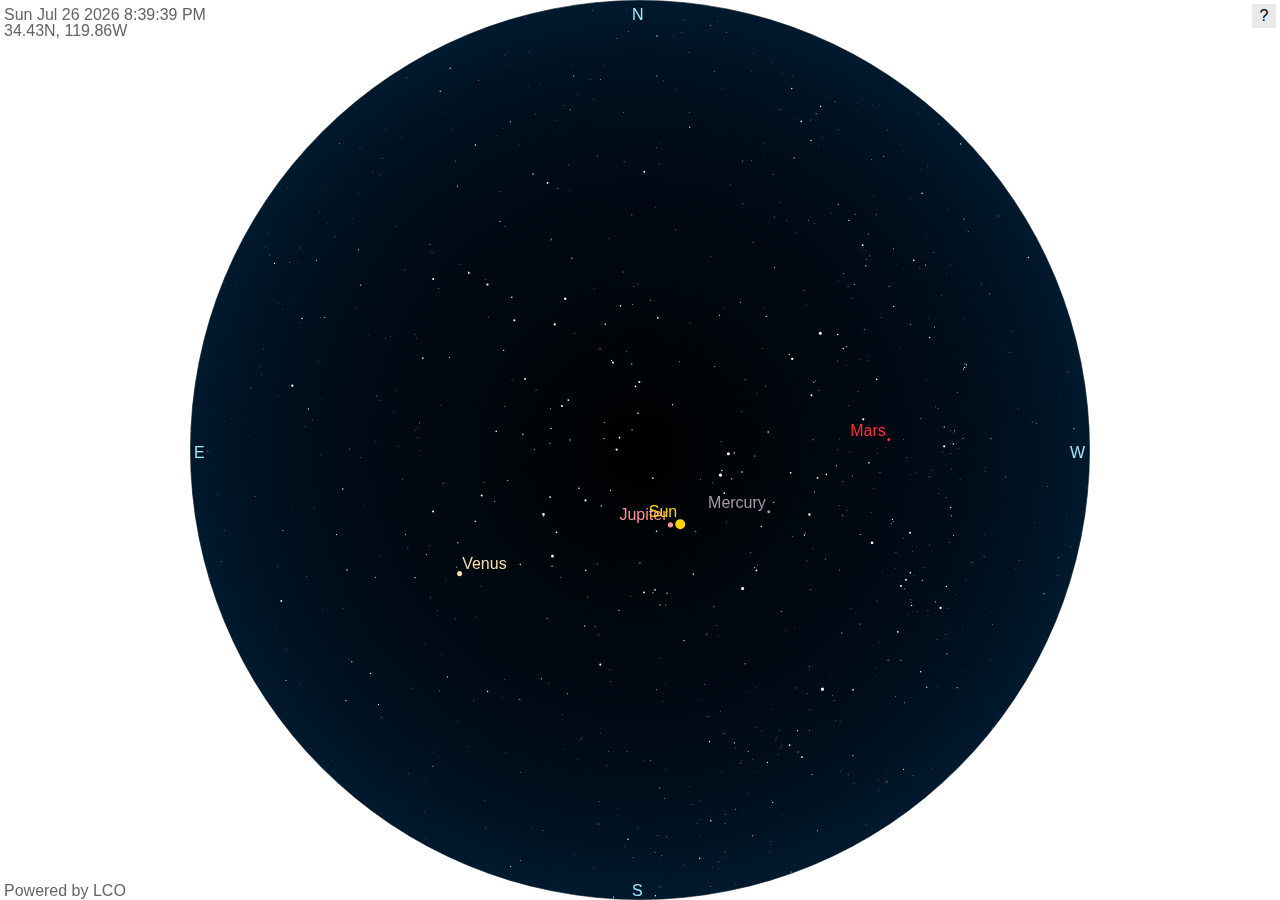
<file: vrtualSky/embed.html>
<!DOCTYPE html>
<html>
<head>
	<title>Virtual Sky</title>
	<meta name="viewport" content="width=device-width, initial-scale=1.0, maximum-scale=2.0, user-scalable=yes" />
	<!--
		Virtual Sky <canvas> application
		(c) 2010-2012 Stuart Lowe (Las Cumbras Observatory Global Telescope)
	-->
	<style>
	html,body { height: 100%; overflow-y: hidden; }
	body {
		font-family: Helvetica, sans-serif;
		color: black;
		margin: 0px;
		padding: 0px;
		height: 100%;
		width: 100%;
		font-size: 1em;
	}
	#starmapper { height: 100%; width:100%; position: relative; }
	#virtualskyinfobox{
		font-size: 12px;
		display:none;
		background-color:rgba(200,200,200,1);
		color:black;
		padding:5px;
		max-width:150px;
		border-radius:0.5em;
		-moz-border-radius: 0.5em;
		-webkit-border-radius: 0.5em;
		box-shadow:0px 0px 20px rgba(255,255,255,0.5);
		-moz-box-shadow:0px 0px 20px rgba(255,255,255,0.5);
		-webkit-box-shadow:0px 0px 20px rgba(255,255,255,0.5);
	}
	.virtualskyinfocredit{
		font-size:0.5em;
		float:left;
		position:absolute;
		padding:5px;
		color: white;
	}
	#virtualskyinfobox img { width: 128px; height: 128px; }
	</style>
	<!-- IE seems to get very confused if it loads Javascript from within a Javascript when in an iframe. We'll have to load it here -->
	<!--[if IE]><script src="excanvas.min.js"></script><![endif]-->
	<script src="stuquery.min.js"></script>
	<script src="virtualsky.min.js" type="text/javascript"></script>
	<script src="geo/virtualsky-geo.js" type="text/javascript"></script>
	<script>
	var planetarium;
	S(document).ready(function(){
		planetarium = S.virtualsky({id:'starmapper',callback:{geo:geoIP},fullscreen:true});
	});
	</script>
</head>

<body>
<div id="starmapper"></div>
</body>
</html>
</file>
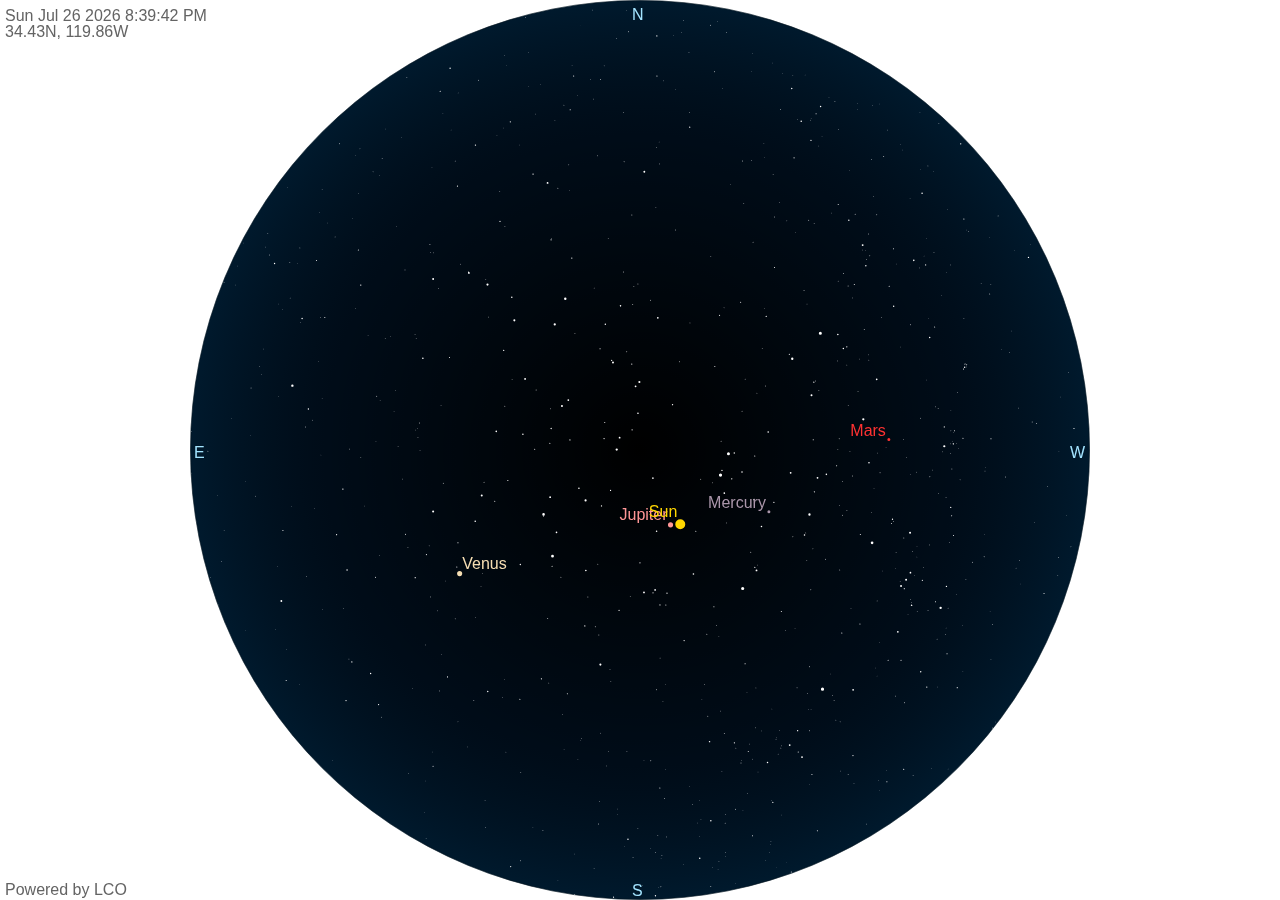
<file: vrtualSky/0.6.7/embed.html>
<!DOCTYPE html>
<html>
<head>
	<title>Virtual Sky</title>
	<meta name="viewport" content="width=device-width, initial-scale=1.0, maximum-scale=2.0, user-scalable=yes" />
	<!--
		Virtual Sky <canvas> application
		(c) 2010-2012 Stuart Lowe (Las Cumbras Observatory Global Telescope)
	-->
	<style>
	html,body { height: 100%; }
	body {
		font-family: Helvetica, sans-serif;
		color: black;
		margin: 0px;
		padding: 0px;
		height: 100%;
		width: 100%;
		font-size: 1em;
	}
	#starmapper { height: 100%; width:100%; position: relative; }
	#virtualskyinfobox{
		font-size: 12px;
		display:none;
		background-color:rgba(200,200,200,1);
		color:black;
		padding:5px;
		max-width:150px;
		border-radius:0.5em;
		-moz-border-radius: 0.5em;
		-webkit-border-radius: 0.5em;
		box-shadow:0px 0px 20px rgba(255,255,255,0.5);
		-moz-box-shadow:0px 0px 20px rgba(255,255,255,0.5);
		-webkit-box-shadow:0px 0px 20px rgba(255,255,255,0.5);
	}
	.virtualskyinfocredit{
		font-size:0.5em;
		float:left;
		position:absolute;
		padding:5px;
		color: white;
	}
	#virtualskyinfobox img { width: 128px; height: 128px; }
	</style>
	<!-- IE seems to get very confused if it loads Javascript from within a Javascript when in an iframe. We'll have to load it here -->
	<!--[if IE]><script src="excanvas.min.js"></script><![endif]-->
	<script src="jquery-1.10.0.min.js"></script>
	<script src="virtualsky.js" type="text/javascript"></script>
	<script>
		function geoIP(){
			if($('#'+this.id+'_geoip').length == 0){
				var eg = "e.g. Cardiff, UK";
				$('#'+this.id+'_geo').append('<div style="text-align:center;margin-top:4px;"><form id="'+this.id+'_geoip"><input id="'+this.id+'_location" value="'+eg+'" style="width:12em;"> <input id="'+this.id+'_geoip_btn" type="submit" value="Search" /><br /><span id="'+this.id+'_geoip_message"><\/span><\/form><\/div>');
				// Store current state of the keyboard variable
				// When we're in the input field, we don't want to change the sky
				$('#'+this.id+'_location').bind('focus',{sky:this},function(e){
					e.data.sky.keyboard = false;
					if($('#'+e.data.sky.id+'_location').val() == eg) $('#'+e.data.sky.id+'_location').val('');
				}).bind('blur',{sky:this,key:this.keyboard},function(e){
					e.data.sky.keyboard = e.data.key;
					if(!$('#'+e.data.sky.id+'_location').val()){
						$('#'+e.data.sky.id+'_location').val(eg);
						$('#'+e.data.sky.id+'_geoip_message').html('');
						e.data.sky.lightbox($('#'+e.data.sky.id+'_geo'));
					}
				});
				$('#'+this.id+'_geoip').bind('submit',{sky:this},function(e){
					e.preventDefault();
					if($('#'+e.data.sky.id+'_location').val() == eg){
						$('#'+e.data.sky.id+'_geoip_message').html('You need to enter a place to search for.');
						return false;
					}
					var _object = e.data.sky;
					$('#'+e.data.sky.id+'_geoip_message').html('Trying to identify location...')
					loc = escape($('#'+e.data.sky.id+'_location').val());
					$.ajax({
						dataType: "json", 
						url:'http://query.yahooapis.com/v1/public/yql?q=select%20*%20from%20geo.places%20where%20text%3D%22'+loc+'%22&format=json&diagnostics=true&callback=?',
						context: _object,
						success: function(data){
							failed = false;
							if(data.query.results && typeof data.query.results.place=="object"){
								place = data.query.results.place;
								if(place.length > 1){
									var str = '<form><select><option value="-1">Select...<\/option>';
									$('#'+_object.id+'_geoip_message').html();
									for(i = 0; i < place.length ; i++){
										str += '<option value="'+i+'">'+place[i].name+', '+place[i].admin1.content+', '+place[i].country.content+'<\/option>';
									}
									str += '<\/select><\/form>';
									$('#'+_object.id+'_geoip_message').append(str);
									$('#'+_object.id+'_geoip_message select').on('change',{sky:this,place:place},function(e){
										var i = $(this).find(':selected').val();
										if(i >= 0){
											var sky = e.data.sky;
											sky.latitude = parseFloat(e.data.place[i].centroid.latitude);
											sky.longitude = parseFloat(e.data.place[i].centroid.longitude);
											$('#'+sky.id+'_lat').val(sky.latitude);
											$('#'+sky.id+'_long').val(sky.longitude);
											sky.draw();
											sky.setClock(0);
										}
									});

									this.lightbox($('#'+this.id+'_geo'));
								}else{
									if(data.query.results.place.centroid){
										lat = data.query.results.place.centroid.latitude;
										lon = data.query.results.place.centroid.longitude;
										place = data.query.results.place.placeTypeName.content+' in '+data.query.results.place.country.content
										_object.latitude = parseFloat(lat);
										_object.longitude = parseFloat(lon);
										$('#'+_object.id+'_lat').val(this.latitude);
										$('#'+_object.id+'_long').val(this.longitude);
										$('#'+_object.id+'_geoip_message').html(place);
										_object.draw();
										_object.setClock(0);
									}else{
										failed = true;
									}
								}
							}else failed = true;
							if(failed){
								$('#'+this.id+'_geoip_message').html('Failed to find the location');
							}
						}
					});
				});
			}
		}
		window.onload = function(){
			//planetarium = new VirtualSky({id:'starmapper',callback:{geo:geoIP}});
			planetarium = $.virtualsky({id:'starmapper',callback:{geo:geoIP},fullscreen:true});
			planetarium.draw();
		};
	</script>
</head>

<body>
<div id="starmapper"></div>
</body>
</html>
</file>
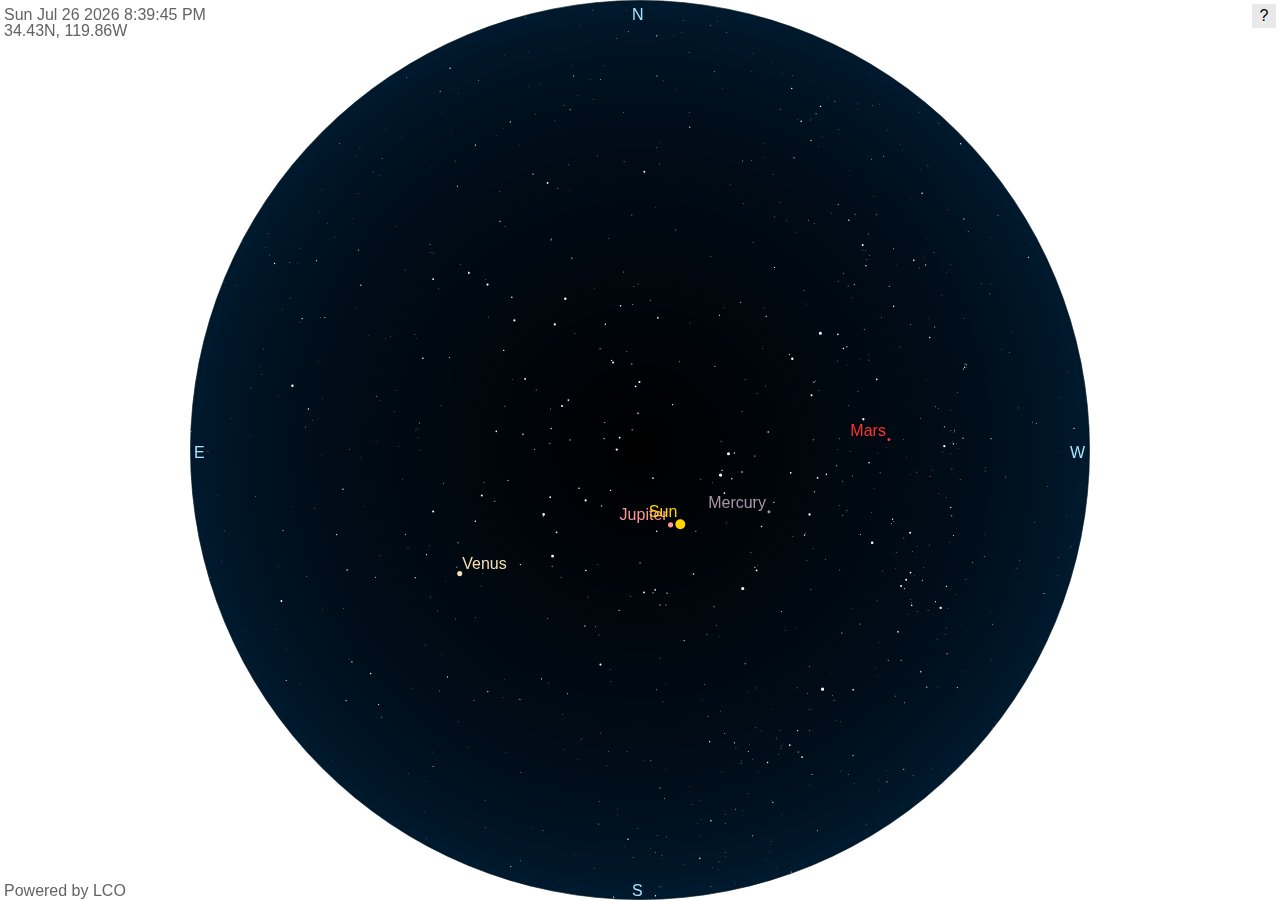
<file: vrtualSky/0.7.0/embed.html>
<!DOCTYPE html>
<html>
<head>
	<title>Virtual Sky</title>
	<meta name="viewport" content="width=device-width, initial-scale=1.0, maximum-scale=2.0, user-scalable=yes" />
	<!--
		Virtual Sky <canvas> application
		(c) 2010-2012 Stuart Lowe (Las Cumbras Observatory Global Telescope)
	-->
	<style>
	html,body { height: 100%; overflow-y: hidden; }
	body {
		font-family: Helvetica, sans-serif;
		color: black;
		margin: 0px;
		padding: 0px;
		height: 100%;
		width: 100%;
		font-size: 1em;
	}
	#starmapper { height: 100%; width:100%; position: relative; }
	#virtualskyinfobox{
		font-size: 12px;
		display:none;
		background-color:rgba(200,200,200,1);
		color:black;
		padding:5px;
		max-width:150px;
		border-radius:0.5em;
		-moz-border-radius: 0.5em;
		-webkit-border-radius: 0.5em;
		box-shadow:0px 0px 20px rgba(255,255,255,0.5);
		-moz-box-shadow:0px 0px 20px rgba(255,255,255,0.5);
		-webkit-box-shadow:0px 0px 20px rgba(255,255,255,0.5);
	}
	.virtualskyinfocredit{
		font-size:0.5em;
		float:left;
		position:absolute;
		padding:5px;
		color: white;
	}
	#virtualskyinfobox img { width: 128px; height: 128px; }
	</style>
	<!-- IE seems to get very confused if it loads Javascript from within a Javascript when in an iframe. We'll have to load it here -->
	<!--[if IE]><script src="excanvas.min.js"></script><![endif]-->
	<script src="stuquery.min.js"></script>
	<script src="virtualsky.min.js" type="text/javascript"></script>
	<script src="geo/virtualsky-geo.js" type="text/javascript"></script>
	<script>
		S(document).ready(function(){
			planetarium = S.virtualsky({id:'starmapper',callback:{geo:geoIP},fullscreen:true});
		});
	</script>
</head>

<body>
<div id="starmapper"></div>
</body>
</html>
</file>
<file: vrtualSky/extra/prettify.css>
/* Pretty printing styles. Used with prettify.js. */

.str { color: #080; }
.kwd { color: #008; }
.com { color: #800; }
.typ { color: #606; }
.lit { color: #066; }
.pun { color: #660; }
.pln { color: #000; }
.tag { color: #008; }
.atn { color: #606; }
.atv { color: #080; }
.dec { color: #606; }
pre.prettyprint { padding: 2px; overflow: auto; }

/* Specify class=linenums on a pre to get line numbering */
ol.linenums { margin-top: 0; margin-bottom: 0 } /* IE indents via margin-left */
li.L0,
li.L1,
li.L2,
li.L3,
li.L5,
li.L6,
li.L7,
li.L8 { list-style-type: none }
/* Alternate shading for lines */
li.L1,
li.L3,
li.L5,
li.L7,
li.L9 { background: #eee }

@media print {
  .str { color: #060; }
  .kwd { color: #006; font-weight: bold; }
  .com { color: #600; font-style: italic; }
  .typ { color: #404; font-weight: bold; }
  .lit { color: #044; }
  .pun { color: #440; }
  .pln { color: #000; }
  .tag { color: #006; font-weight: bold; }
  .atn { color: #404; }
  .atv { color: #060; }
}


/* Pretty printing styles. Used with prettify.js. */
/* Vim sunburst theme by David Leibovic */

pre .str, code .str { color: #65B042; } /* string  - green */
pre .kwd, code .kwd { color: #E28964; } /* keyword - dark pink */
pre .com, code .com { color: #AEAEAE; font-style: italic; } /* comment - gray */
pre .typ, code .typ { color: #89bdff; } /* type - light blue */
pre .lit, code .lit { color: #3387CC; } /* literal - blue */
pre .pun, code .pun { color: #fff; } /* punctuation - white */
pre .pln, code .pln { color: #fff; } /* plaintext - white */
pre .tag, code .tag { color: #89bdff; } /* html/xml tag    - light blue */
pre .atn, code .atn { color: #bdb76b; } /* html/xml attribute name  - khaki */
pre .atv, code .atv { color: #65B042; } /* html/xml attribute value - green */
pre .dec, code .dec { color: #3387CC; } /* decimal - blue */

pre.prettyprint, code.prettyprint {
  background-color: #111111;
}

pre.prettyprint {
  margin: 1em auto;
  padding: 1em;
  white-space: pre-wrap;
}

/* Specify class=linenums on a pre to get line numbering */
ol.linenums { margin-top: 0; margin-bottom: 0; color: #AEAEAE; } /* IE indents via margin-left */
li.L0,li.L1,li.L2,li.L3,li.L5,li.L6,li.L7,li.L8 { list-style-type: none }
/* Alternate shading for lines */
li.L1,li.L3,li.L5,li.L7,li.L9 { }

@media print {
  pre .str, code .str { color: #060; }
  pre .kwd, code .kwd { color: #006; font-weight: bold; }
  pre .com, code .com { color: #600; font-style: italic; }
  pre .typ, code .typ { color: #404; font-weight: bold; }
  pre .lit, code .lit { color: #044; }
  pre .pun, code .pun { color: #440; }
  pre .pln, code .pln { color: #000; }
  pre .tag, code .tag { color: #006; font-weight: bold; }
  pre .atn, code .atn { color: #404; }
  pre .atv, code .atv { color: #060; }
}
</file>
